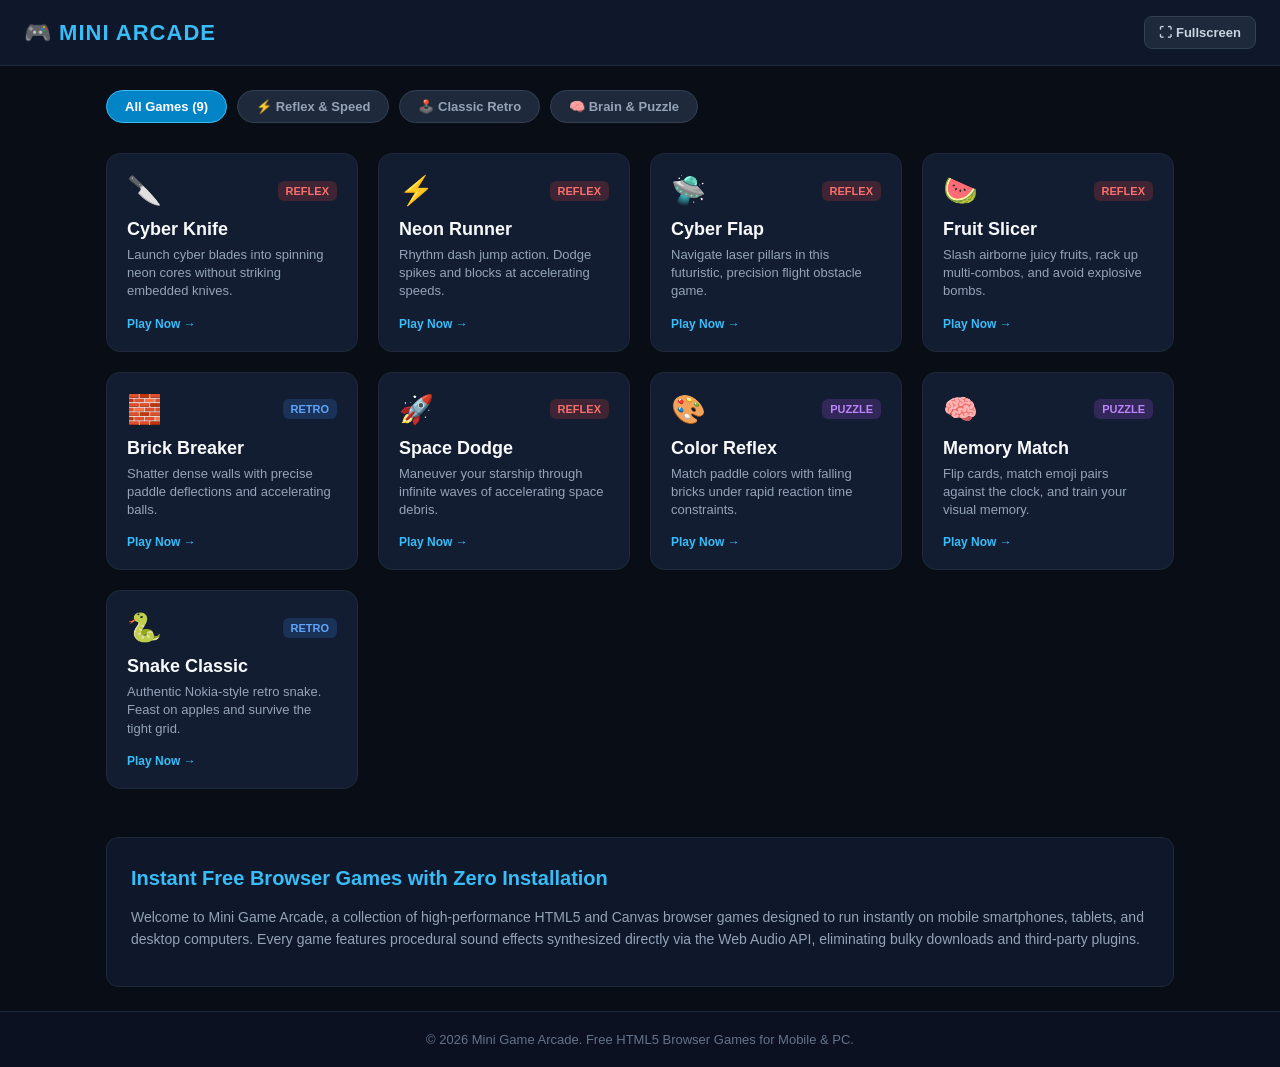
<file: index.html>
<!DOCTYPE html>
<html lang="en">
<head>
    <meta charset="UTF-8">
    <meta name="viewport" content="width=device-width, initial-scale=1.0">
    <title>Mini Game Arcade - Play Free Instant HTML5 Browser Games</title>
    <meta name="description" content="Play lightweight, free online arcade games on mobile and PC. No download or install required. Instant retro arcade action.">
    <link rel="canonical" href="https://mini-game-arcade-three.vercel.app/">
    <link rel="manifest" href="manifest.json">
    <meta name="theme-color" content="#0284c7">

    <style>
        * { box-sizing: border-box; margin: 0; padding: 0; }
        body {
            background: #090d16;
            color: #f1f5f9;
            font-family: -apple-system, BlinkMacSystemFont, "Segoe UI", Roboto, sans-serif;
            min-height: 100vh;
            display: flex;
            flex-direction: column;
        }

        header {
            background: #0f172a;
            border-bottom: 1px solid #1e293b;
            padding: 16px 24px;
            display: flex;
            justify-content: space-between;
            align-items: center;
            position: sticky;
            top: 0;
            z-index: 100;
        }
        .brand {
            font-size: 22px;
            font-weight: 900;
            letter-spacing: 1px;
            color: #38bdf8;
            text-decoration: none;
            display: flex;
            align-items: center;
            gap: 8px;
        }
        .header-actions { display: flex; gap: 10px; }
        .action-btn {
            background: #1e293b;
            border: 1px solid #334155;
            color: #cbd5e1;
            padding: 8px 14px;
            border-radius: 8px;
            font-size: 13px;
            cursor: pointer;
            font-weight: 600;
            transition: all 0.2s;
        }
        .action-btn:hover { background: #334155; color: #fff; }

        main {
            max-width: 1100px;
            margin: 0 auto;
            padding: 24px 16px;
            width: 100%;
            flex: 1;
        }

        .filter-tabs {
            display: flex;
            gap: 10px;
            margin-bottom: 24px;
            overflow-x: auto;
            padding-bottom: 6px;
        }
        .tab-btn {
            background: #1e293b;
            color: #94a3b8;
            border: 1px solid #334155;
            padding: 8px 18px;
            border-radius: 20px;
            font-size: 13px;
            font-weight: 600;
            cursor: pointer;
            white-space: nowrap;
            transition: 0.2s;
        }
        .tab-btn.active, .tab-btn:hover {
            background: #0284c7;
            color: #fff;
            border-color: #38bdf8;
        }

        .games-grid {
            display: grid;
            grid-template-columns: repeat(auto-fill, minmax(240px, 1fr));
            gap: 20px;
        }
        .game-card {
            background: #131d31;
            border: 1px solid #1e293b;
            border-radius: 14px;
            padding: 20px;
            display: flex;
            flex-direction: column;
            text-decoration: none;
            color: inherit;
            transition: transform 0.2s, box-shadow 0.2s, border-color 0.2s;
            position: relative;
        }
        .game-card:hover {
            transform: translateY(-4px);
            border-color: #38bdf8;
            box-shadow: 0 10px 25px rgba(2, 132, 199, 0.2);
        }
        .card-top {
            display: flex;
            justify-content: space-between;
            align-items: center;
            margin-bottom: 12px;
        }
        .game-icon { font-size: 28px; }
        .game-badge {
            font-size: 11px;
            font-weight: 700;
            padding: 4px 8px;
            border-radius: 6px;
            text-transform: uppercase;
        }
        .badge-reflex { background: rgba(239, 68, 68, 0.2); color: #f87171; }
        .badge-retro { background: rgba(59, 130, 246, 0.2); color: #60a5fa; }
        .badge-puzzle { background: rgba(168, 85, 247, 0.2); color: #c084fc; }

        .game-title {
            font-size: 18px;
            font-weight: 700;
            margin-bottom: 6px;
            color: #f8fafc;
        }
        .game-desc {
            font-size: 13px;
            color: #94a3b8;
            line-height: 1.4;
            margin-bottom: 16px;
            flex: 1;
        }
        .play-tag {
            font-size: 12px;
            font-weight: 700;
            color: #38bdf8;
            display: flex;
            align-items: center;
            gap: 4px;
        }

        .seo-intro {
            margin-top: 48px;
            background: #0f172a;
            border: 1px solid #1e293b;
            border-radius: 12px;
            padding: 24px;
            line-height: 1.6;
        }
        .seo-intro h2 { font-size: 20px; color: #38bdf8; margin-bottom: 12px; }
        .seo-intro p { font-size: 14px; color: #94a3b8; margin-bottom: 12px; }

        footer {
            background: #0b1120;
            border-top: 1px solid #1e293b;
            text-align: center;
            padding: 20px;
            font-size: 13px;
            color: #64748b;
        }
    </style>
</head>
<body>

    <header>
        <a href="/" class="brand">🎮 MINI ARCADE</a>
        <div class="header-actions">
            <button id="fullscreen-btn" class="action-btn">⛶ Fullscreen</button>
            <button id="install-btn" class="action-btn" style="display:none;">⬇ Install App</button>
        </div>
    </header>

    <main>
        <!-- Filter Tabs -->
        <div class="filter-tabs">
            <button class="tab-btn active" onclick="setCategory('all', this)">All Games (<span id="total-games-count">0</span>)</button>
            <button class="tab-btn" onclick="setCategory('reflex', this)">⚡ Reflex & Speed</button>
            <button class="tab-btn" onclick="setCategory('retro', this)">🕹️ Classic Retro</button>
            <button class="tab-btn" onclick="setCategory('puzzle', this)">🧠 Brain & Puzzle</button>
        </div>

        <!-- Dynamic Grid (Auto-populated by JavaScript) -->
        <div class="games-grid" id="gamesGrid"></div>

        <article class="seo-intro">
            <h2>Instant Free Browser Games with Zero Installation</h2>
            <p>Welcome to Mini Game Arcade, a collection of high-performance HTML5 and Canvas browser games designed to run instantly on mobile smartphones, tablets, and desktop computers. Every game features procedural sound effects synthesized directly via the Web Audio API, eliminating bulky downloads and third-party plugins.</p>
        </article>
    </main>

    <footer>
        <p>© 2026 Mini Game Arcade. Free HTML5 Browser Games for Mobile & PC.</p>
    </footer>

    <script>
        // ==========================================
        // YAHAN APNE GAMES KI LIST MANAGE KAREIN
        // Jab bhi naya game bane, bas neeche 1 line add kar dein!
        // ==========================================
        const GAMES_DATABASE = [
            {
                title: "Cyber Knife",
                url: "games/knife-hit.html",
                category: "reflex",
                badgeClass: "badge-reflex",
                icon: "🔪",
                desc: "Launch cyber blades into spinning neon cores without striking embedded knives."
            },
            {
                title: "Neon Runner",
                url: "games/neon-runner.html",
                category: "reflex",
                badgeClass: "badge-reflex",
                icon: "⚡",
                desc: "Rhythm dash jump action. Dodge spikes and blocks at accelerating speeds."
            },
            {
                title: "Cyber Flap",
                url: "games/cyber-flap.html",
                category: "reflex",
                badgeClass: "badge-reflex",
                icon: "🛸",
                desc: "Navigate laser pillars in this futuristic, precision flight obstacle game."
            },
            {
                title: "Fruit Slicer",
                url: "games/fruit-slice.html",
                category: "reflex",
                badgeClass: "badge-reflex",
                icon: "🍉",
                desc: "Slash airborne juicy fruits, rack up multi-combos, and avoid explosive bombs."
            },
            {
                title: "Brick Breaker",
                url: "games/brick-breaker.html",
                category: "retro",
                badgeClass: "badge-retro",
                icon: "🧱",
                desc: "Shatter dense walls with precise paddle deflections and accelerating balls."
            },
            {
                title: "Space Dodge",
                url: "games/space-dodge.html",
                category: "reflex",
                badgeClass: "badge-reflex",
                icon: "🚀",
                desc: "Maneuver your starship through infinite waves of accelerating space debris."
            },
            {
                title: "Color Reflex",
                url: "games/color-brick.html",
                category: "puzzle",
                badgeClass: "badge-puzzle",
                icon: "🎨",
                desc: "Match paddle colors with falling bricks under rapid reaction time constraints."
            },
            {
                title: "Memory Match",
                url: "games/memory-match.html",
                category: "puzzle",
                badgeClass: "badge-puzzle",
                icon: "🧠",
                desc: "Flip cards, match emoji pairs against the clock, and train your visual memory."
            },
            {
                title: "Snake Classic",
                url: "games/snake.html",
                category: "retro",
                badgeClass: "badge-retro",
                icon: "🐍",
                desc: "Authentic Nokia-style retro snake. Feast on apples and survive the tight grid."
            }
        ];

        // Automatic Card Rendering Function
        const grid = document.getElementById('gamesGrid');
        const countSpan = document.getElementById('total-games-count');
        countSpan.textContent = GAMES_DATABASE.length;

        function renderGames(filterCategory = 'all') {
            grid.innerHTML = '';
            
            const filtered = filterCategory === 'all' 
                ? GAMES_DATABASE 
                : GAMES_DATABASE.filter(g => g.category === filterCategory);

            filtered.forEach(game => {
                const card = document.createElement('a');
                card.href = game.url;
                card.className = 'game-card';
                card.setAttribute('data-category', game.category);

                card.innerHTML = `
                    <div class="card-top">
                        <span class="game-icon">${game.icon}</span>
                        <span class="game-badge ${game.badgeClass}">${game.category}</span>
                    </div>
                    <h3 class="game-title">${game.title}</h3>
                    <p class="game-desc">${game.desc}</p>
                    <span class="play-tag">Play Now →</span>
                `;
                grid.appendChild(card);
            });
        }

        function setCategory(cat, btn) {
            document.querySelectorAll('.tab-btn').forEach(b => b.classList.remove('active'));
            btn.classList.add('active');
            renderGames(cat);
        }

        // Initial Load
        renderGames();

        // Fullscreen Toggle
        document.getElementById('fullscreen-btn').addEventListener('click', () => {
            if (!document.fullscreenElement) {
                document.documentElement.requestFullscreen().catch(() => {});
            } else {
                document.exitFullscreen().catch(() => {});
            }
        });

        // PWA Install Prompt
        let deferredPrompt;
        const installBtn = document.getElementById('install-btn');
        window.addEventListener('beforeinstallprompt', (e) => {
            e.preventDefault();
            deferredPrompt = e;
            installBtn.style.display = 'block';
        });
        installBtn.addEventListener('click', () => {
            if (deferredPrompt) {
                deferredPrompt.prompt();
                deferredPrompt.userChoice.then(() => {
                    deferredPrompt = null;
                    installBtn.style.display = 'none';
                });
            }
        });
    </script>
</body>
</html>
</file>
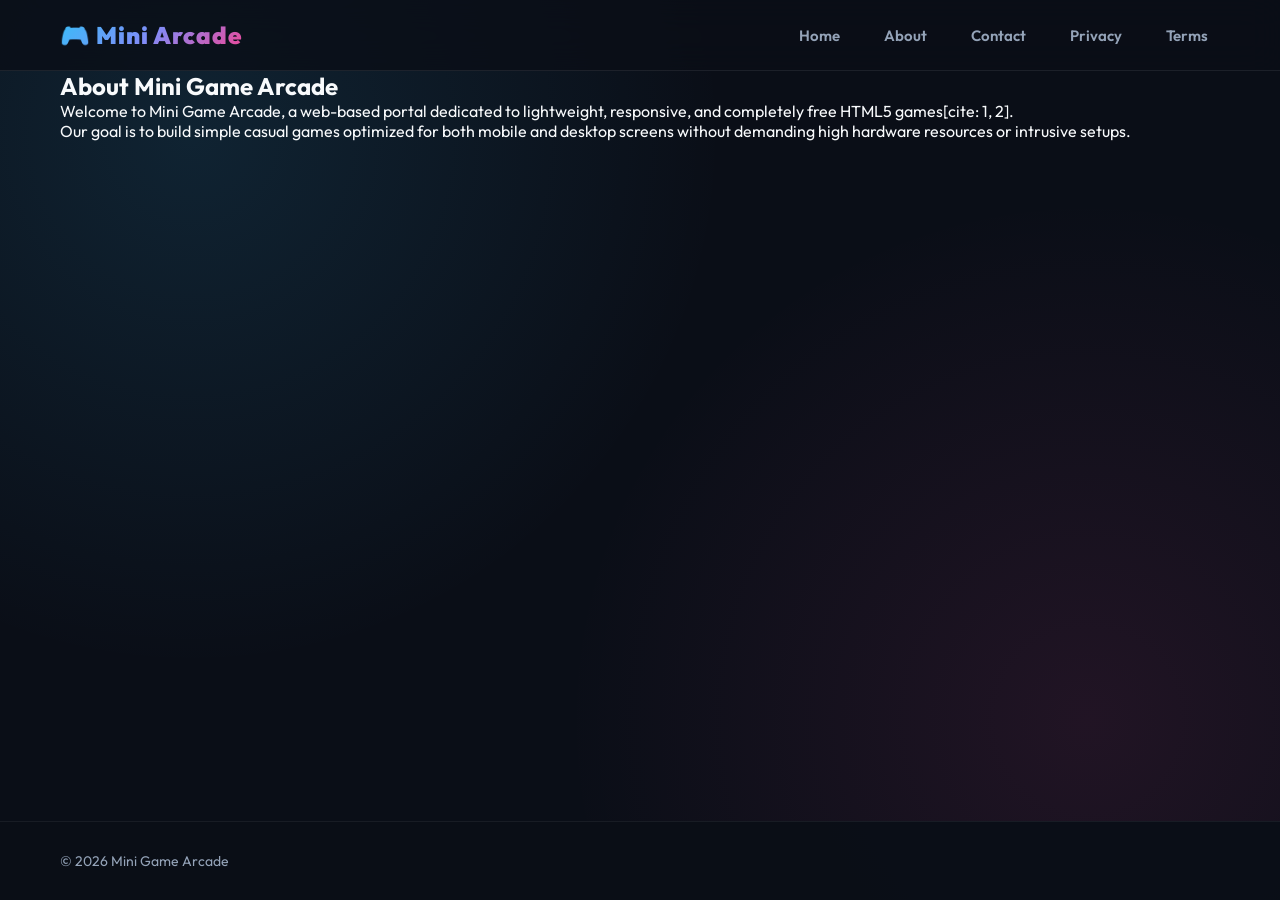
<file: about.html>
<!DOCTYPE html>
<html lang="en">
<head>
  <meta charset="UTF-8"><meta name="viewport" content="width=device-width, initial-scale=1.0">
  <title>About Us - Mini Game Arcade</title>
  <link rel="stylesheet" href="styles.css">
</head>
<body>
  <header><div class="container navbar"><h1 class="logo">🎮 Mini Arcade</h1><nav><a href="index.html">Home</a><a href="about.html">About</a><a href="contact.html">Contact</a><a href="privacy.html">Privacy</a><a href="terms.html">Terms</a></nav></div></header>
  <main class="container legal-page">
    <h2>About Mini Game Arcade</h2>
    <p>Welcome to Mini Game Arcade, a web-based portal dedicated to lightweight, responsive, and completely free HTML5 games[cite: 1, 2].</p>
    <p>Our goal is to build simple casual games optimized for both mobile and desktop screens without demanding high hardware resources or intrusive setups.</p>
  </main>
  <footer><div class="container footer-content"><p>&copy; 2026 Mini Game Arcade</p></div></footer>
</body>
</html>
</file>
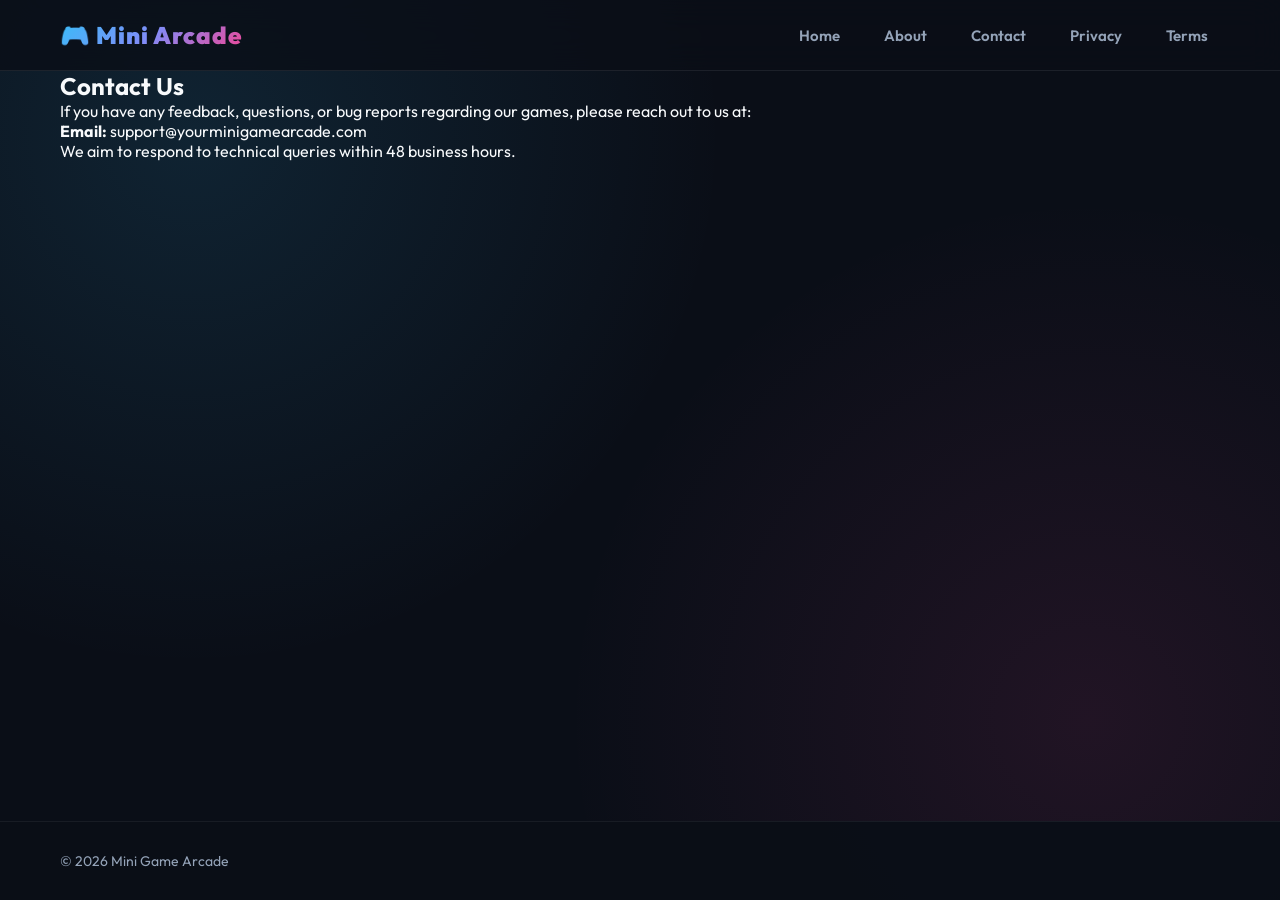
<file: contact.html>
<!DOCTYPE html>
<html lang="en">
<head>
  <meta charset="UTF-8"><meta name="viewport" content="width=device-width, initial-scale=1.0">
  <title>Contact Us - Mini Game Arcade</title>
  <link rel="stylesheet" href="styles.css">
</head>
<body>
  <header><div class="container navbar"><h1 class="logo">🎮 Mini Arcade</h1><nav><a href="index.html">Home</a><a href="about.html">About</a><a href="contact.html">Contact</a><a href="privacy.html">Privacy</a><a href="terms.html">Terms</a></nav></div></header>
  <main class="container legal-page">
    <h2>Contact Us</h2>
    <p>If you have any feedback, questions, or bug reports regarding our games, please reach out to us at:</p>
    <p><strong>Email:</strong> support@yourminigamearcade.com</p>
    <p>We aim to respond to technical queries within 48 business hours.</p>
  </main>
  <footer><div class="container footer-content"><p>&copy; 2026 Mini Game Arcade</p></div></footer>
</body>
</html>
</file>
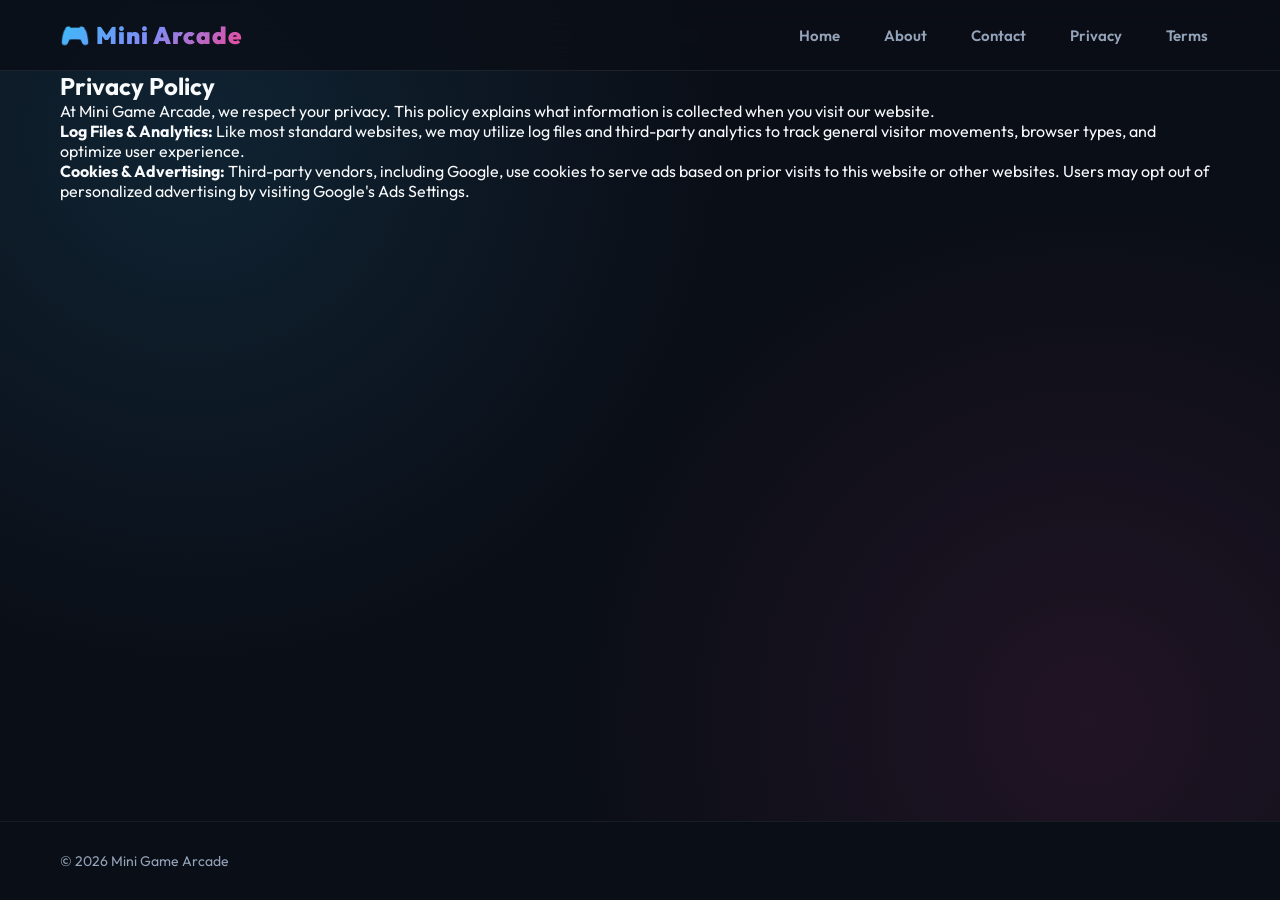
<file: privacy.html>
<!DOCTYPE html>
<html lang="en">
<head>
  <meta charset="UTF-8"><meta name="viewport" content="width=device-width, initial-scale=1.0">
  <title>Privacy Policy - Mini Game Arcade</title>
  <link rel="stylesheet" href="styles.css">
</head>
<body>
  <header><div class="container navbar"><h1 class="logo">🎮 Mini Arcade</h1><nav><a href="index.html">Home</a><a href="about.html">About</a><a href="contact.html">Contact</a><a href="privacy.html">Privacy</a><a href="terms.html">Terms</a></nav></div></header>
  <main class="container legal-page">
    <h2>Privacy Policy</h2>
    <p>At Mini Game Arcade, we respect your privacy. This policy explains what information is collected when you visit our website.</p>
    <p><strong>Log Files & Analytics:</strong> Like most standard websites, we may utilize log files and third-party analytics to track general visitor movements, browser types, and optimize user experience.</p>
    <p><strong>Cookies & Advertising:</strong> Third-party vendors, including Google, use cookies to serve ads based on prior visits to this website or other websites. Users may opt out of personalized advertising by visiting Google's Ads Settings.</p>
  </main>
  <footer><div class="container footer-content"><p>&copy; 2026 Mini Game Arcade</p></div></footer>
</body>
</html>
</file>
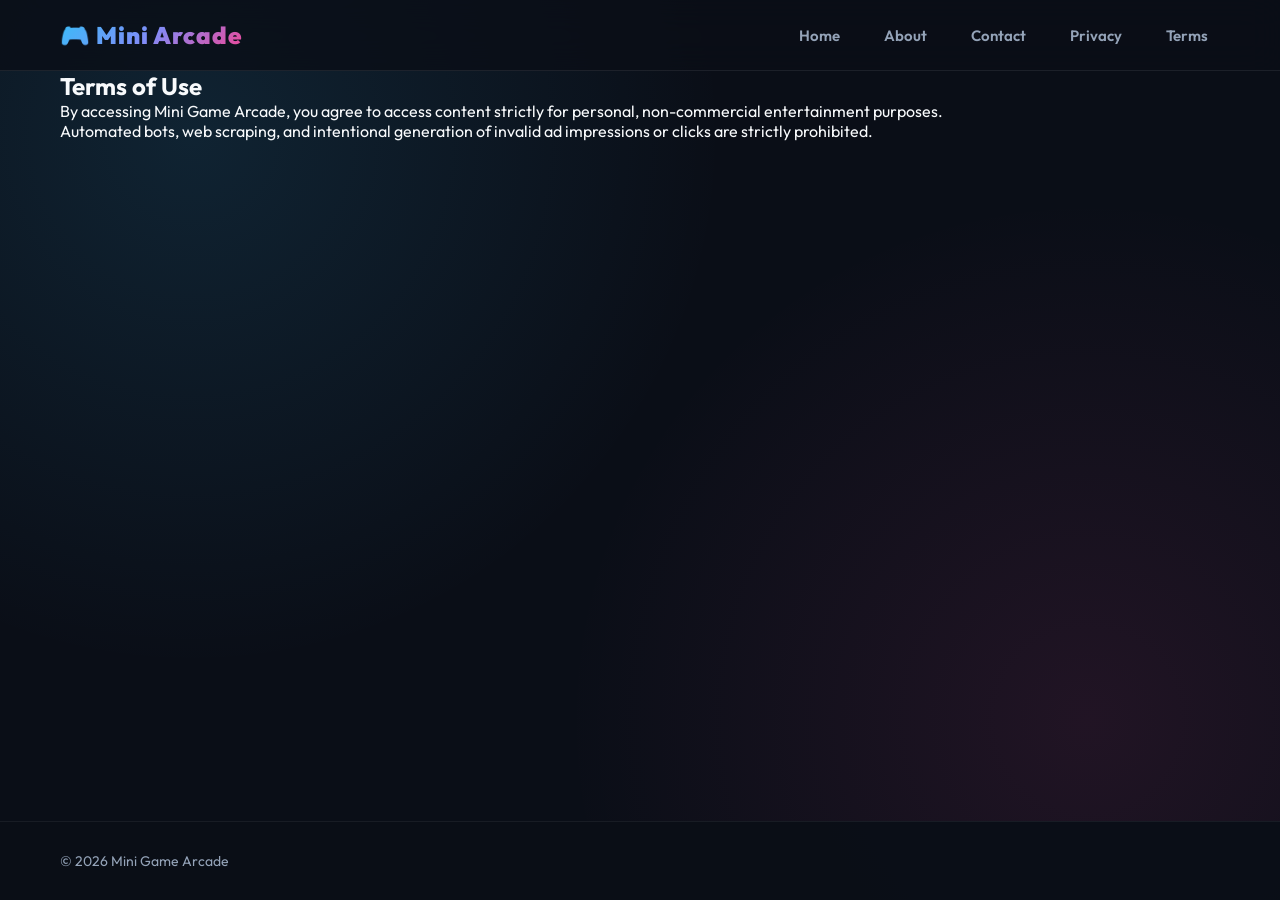
<file: terms.html>
<!DOCTYPE html>
<html lang="en">
<head>
  <meta charset="UTF-8"><meta name="viewport" content="width=device-width, initial-scale=1.0">
  <title>Terms of Use - Mini Game Arcade</title>
  <link rel="stylesheet" href="styles.css">
</head>
<body>
  <header><div class="container navbar"><h1 class="logo">🎮 Mini Arcade</h1><nav><a href="index.html">Home</a><a href="about.html">About</a><a href="contact.html">Contact</a><a href="privacy.html">Privacy</a><a href="terms.html">Terms</a></nav></div></header>
  <main class="container legal-page">
    <h2>Terms of Use</h2>
    <p>By accessing Mini Game Arcade, you agree to access content strictly for personal, non-commercial entertainment purposes.</p>
    <p>Automated bots, web scraping, and intentional generation of invalid ad impressions or clicks are strictly prohibited.</p>
  </main>
  <footer><div class="container footer-content"><p>&copy; 2026 Mini Game Arcade</p></div></footer>
</body>
</html>
</file>
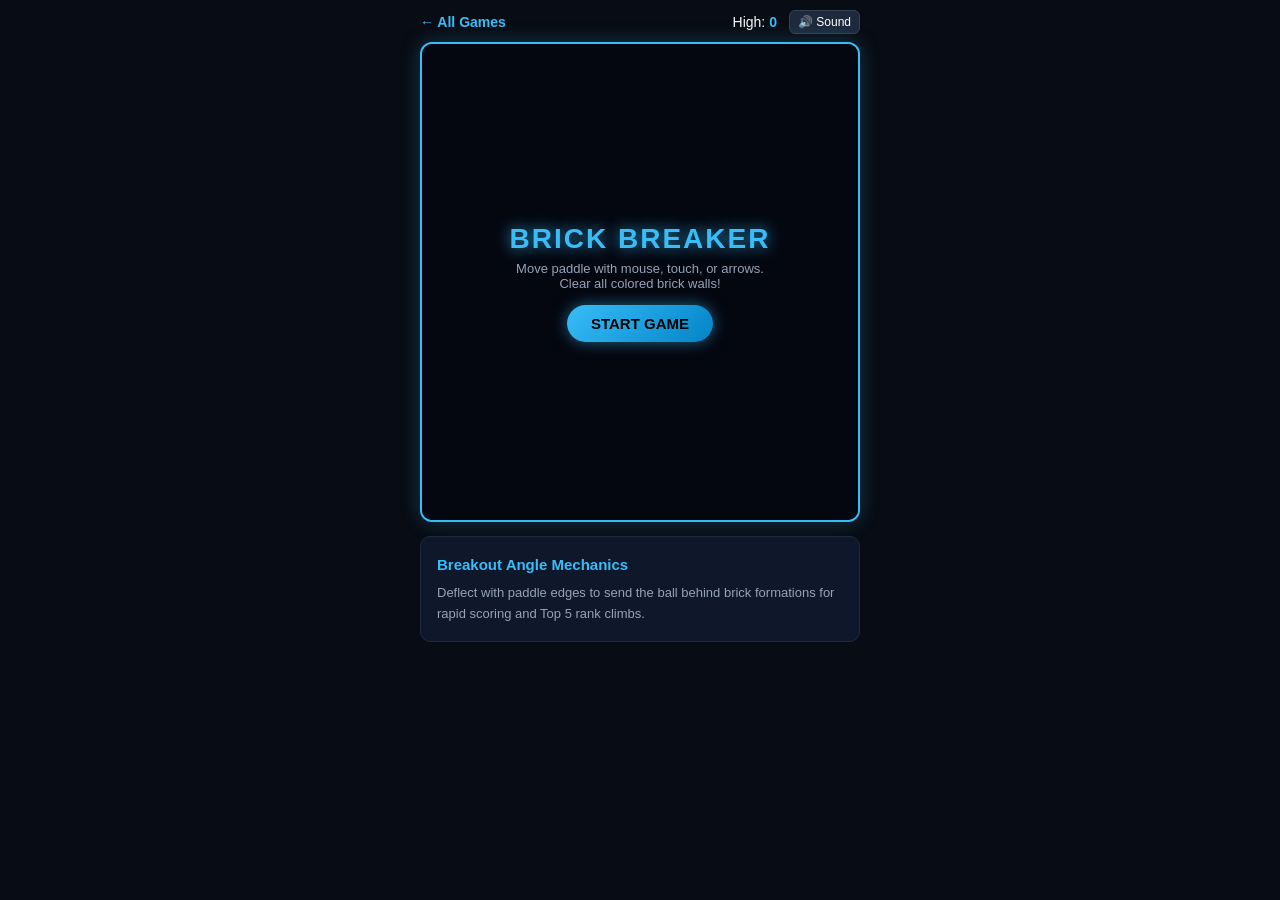
<file: games/brick-breaker.html>
<!DOCTYPE html>
<html lang="en">
<head>
        <!-- Google tag (gtag.js) -->
<script async src="https://www.googletagmanager.com/gtag/js?id=G-RREZ65H1SB"></script>
<script>
  window.dataLayer = window.dataLayer || [];
  function gtag(){dataLayer.push(arguments);}
  gtag('js', new Date());

  gtag('config', 'G-RREZ65H1SB');
</script>
    <meta charset="UTF-8">
    <meta name="viewport" content="width=device-width, initial-scale=1.0, maximum-scale=1.0, user-scalable=no">
    <title>Play Brick Breaker Online - Free Retro Paddle Arcade</title>
    <meta name="description" content="Play Brick Breaker online for free. Smash brick walls with precise paddle deflections and top your leaderboard scores.">
    <link rel="canonical" href="https://mini-game-arcade-three.vercel.app/games/brick-breaker.html">

    <style>
        * { box-sizing: border-box; margin: 0; padding: 0; user-select: none; }
        body {
            background: #080c14;
            color: #f8fafc;
            font-family: -apple-system, BlinkMacSystemFont, "Segoe UI", Roboto, sans-serif;
            display: flex;
            flex-direction: column;
            align-items: center;
            min-height: 100vh;
            padding: 10px;
            touch-action: none;
        }
        header {
            width: 100%;
            max-width: 440px;
            display: flex;
            justify-content: space-between;
            align-items: center;
            margin-bottom: 8px;
            font-size: 14px;
        }
        .home-link { color: #38bdf8; text-decoration: none; font-weight: 600; }
        .stats-bar { display: flex; gap: 12px; align-items: center; }
        .sound-btn {
            background: #1e293b;
            border: 1px solid #334155;
            color: #fff;
            padding: 4px 8px;
            border-radius: 6px;
            cursor: pointer;
            font-size: 12px;
        }
        #game-container {
            position: relative;
            width: 100%;
            max-width: 440px;
            height: 480px;
            background: #050811;
            border: 2px solid #38bdf8;
            box-shadow: 0 0 20px rgba(56, 189, 248, 0.25);
            border-radius: 12px;
            overflow: hidden;
        }
        canvas { display: block; width: 100%; height: 100%; }
        .overlay {
            position: absolute;
            inset: 0;
            background: rgba(5, 8, 17, 0.92);
            display: flex;
            flex-direction: column;
            align-items: center;
            justify-content: center;
            text-align: center;
            padding: 16px;
            backdrop-filter: blur(4px);
            z-index: 10;
        }
        .overlay.hidden { display: none; }
        .neon-title {
            font-size: 28px;
            font-weight: 900;
            color: #38bdf8;
            text-shadow: 0 0 15px rgba(56, 189, 248, 0.8);
            letter-spacing: 2px;
            margin-bottom: 6px;
        }
        .leaderboard-box {
            background: rgba(15, 23, 42, 0.85);
            border: 1px solid #1e293b;
            border-radius: 8px;
            padding: 8px 14px;
            width: 100%;
            max-width: 250px;
            margin-bottom: 12px;
            text-align: left;
        }
        .lb-title {
            font-size: 11px;
            font-weight: 800;
            color: #38bdf8;
            letter-spacing: 1px;
            margin-bottom: 4px;
        }
        #leaderboard-list {
            padding-left: 20px;
            font-size: 12px;
            color: #cbd5e1;
            line-height: 1.4;
        }
        .play-btn {
            background: linear-gradient(135deg, #38bdf8, #0284c7);
            border: none;
            color: #000;
            font-weight: 800;
            padding: 10px 24px;
            font-size: 15px;
            border-radius: 30px;
            cursor: pointer;
            box-shadow: 0 0 15px rgba(56, 189, 248, 0.5);
        }
        .share-btn {
            margin-top: 8px;
            background: #25d366;
            color: #fff;
            padding: 6px 16px;
            border-radius: 20px;
            font-size: 12px;
            font-weight: bold;
            text-decoration: none;
        }
        .seo-box {
            width: 100%;
            max-width: 440px;
            background: #0f172a;
            border: 1px solid #1e293b;
            border-radius: 10px;
            padding: 16px;
            margin-top: 14px;
            font-size: 13px;
            line-height: 1.6;
            color: #94a3b8;
        }
        .seo-box h2 { font-size: 15px; color: #38bdf8; margin-bottom: 6px; }
    </style>
</head>
<body>

    <header>
        <a href="/" class="home-link">← All Games</a>
        <div class="stats-bar">
            <span>High: <strong id="high-score-val" style="color:#38bdf8">0</strong></span>
            <button id="sound-toggle" class="sound-btn">🔊 Sound</button>
        </div>
    </header>

    <div id="game-container">
        <canvas id="gameCanvas" width="440" height="480"></canvas>

        <div id="start-screen" class="overlay">
            <h1 class="neon-title">BRICK BREAKER</h1>
            <p style="color: #94a3b8; font-size: 13px; margin-bottom: 14px;">Move paddle with mouse, touch, or arrows.<br>Clear all colored brick walls!</p>
            <button id="start-btn" class="play-btn">START GAME</button>
        </div>

        <div id="gameover-screen" class="overlay hidden">
            <h2 id="end-title" class="neon-title" style="color: #ef4444;">BALL DROPPED</h2>
            <p style="color: #94a3b8; font-size: 13px; margin-bottom: 12px;">Final Score: <strong id="final-score" style="color: #38bdf8; font-size: 18px;">0</strong></p>

            <div class="leaderboard-box">
                <div class="lb-title">🏆 TOP 5 SCORES</div>
                <ol id="leaderboard-list"></ol>
            </div>

            <button id="restart-btn" class="play-btn">PLAY AGAIN</button>
            <a id="whatsapp-share" class="share-btn" target="_blank" href="#">Share on WhatsApp</a>
        </div>
    </div>

    <article class="seo-box">
        <h2>Breakout Angle Mechanics</h2>
        <p>Deflect with paddle edges to send the ball behind brick formations for rapid scoring and Top 5 rank climbs.</p>
    </article>

    <script>
        const canvas = document.getElementById('gameCanvas');
        const ctx = canvas.getContext('2d');
        const startScreen = document.getElementById('start-screen');
        const gameoverScreen = document.getElementById('gameover-screen');
        const startBtn = document.getElementById('start-btn');
        const restartBtn = document.getElementById('restart-btn');
        const finalScoreEl = document.getElementById('final-score');
        const endTitleEl = document.getElementById('end-title');
        const highScoreEl = document.getElementById('high-score-val');
        const soundBtn = document.getElementById('sound-toggle');
        const whatsappBtn = document.getElementById('whatsapp-share');

        let audioCtx = null;
        let soundEnabled = true;

        function initAudio() {
            if (!audioCtx) {
                const AudioClass = window.AudioContext || window.webkitAudioContext;
                audioCtx = new AudioClass();
            }
            if (audioCtx.state === 'suspended') audioCtx.resume();
        }

        function playSound(freq, duration = 0.06, type = 'square') {
            if (!soundEnabled || !audioCtx) return;
            try {
                const osc = audioCtx.createOscillator();
                const gain = audioCtx.createGain();
                osc.type = type;
                osc.frequency.setValueAtTime(freq, audioCtx.currentTime);
                gain.gain.setValueAtTime(0.09, audioCtx.currentTime);
                gain.gain.linearRampToValueAtTime(0.01, audioCtx.currentTime + duration);
                osc.connect(gain);
                gain.connect(audioCtx.destination);
                osc.start();
                osc.stop(audioCtx.currentTime + duration);
            } catch(e){}
        }

        soundBtn.addEventListener('click', (e) => {
            e.stopPropagation();
            soundEnabled = !soundEnabled;
            soundBtn.textContent = soundEnabled ? '🔊 Sound' : '🔇 Muted';
        });

        // Top 5 Leaderboard
        function updateLeaderboard(newScore) {
            let scores = JSON.parse(localStorage.getItem('brick_breaker_top5') || '[]');
            if (newScore > 0) {
                scores.push(newScore);
                scores.sort((a, b) => b - a);
                scores = scores.slice(0, 5);
                localStorage.setItem('brick_breaker_top5', JSON.stringify(scores));
            }
            const list = document.getElementById('leaderboard-list');
            list.innerHTML = scores.length
                ? scores.map((s) => `<li><span style="color:#38bdf8">${s} pts</span></li>`).join('')
                : '<li>No scores yet</li>';
        }

        let isRunning = false;
        let score = 0;
        let highScore = parseInt(localStorage.getItem('brick_breaker_high') || '0', 10);
        highScoreEl.textContent = highScore;

        const paddle = { w: 85, h: 12, x: 177, y: 440, speed: 7 };
        let rightPressed = false;
        let leftPressed = false;
        let ball = { x: 220, y: 300, dx: 3.5, dy: -3.5, r: 7 };

        const rows = 5;
        const cols = 7;
        const brickW = 54;
        const brickH = 18;
        const brickPadding = 6;
        const offsetTop = 45;
        const offsetLeft = 14;
        const colors = ['#ef4444', '#f97316', '#eab308', '#22c55e', '#38bdf8'];
        let bricks = [];

        function buildBricks() {
            bricks = [];
            for (let r = 0; r < rows; r++) {
                bricks[r] = [];
                for (let c = 0; c < cols; c++) {
                    bricks[r][c] = { x: 0, y: 0, status: 1, color: colors[r] };
                }
            }
        }

        function triggerGameOver(won = false) {
            isRunning = false;
            playSound(won ? 600 : 130, 0.3);
            if (score > highScore) {
                highScore = score;
                localStorage.setItem('brick_breaker_high', highScore);
                highScoreEl.textContent = highScore;
            }
            finalScoreEl.textContent = score;
            endTitleEl.textContent = won ? 'YOU CLEARED IT!' : 'BALL DROPPED';
            endTitleEl.style.color = won ? '#22c55e' : '#ef4444';

            updateLeaderboard(score);

            const text = encodeURIComponent(`🧱 I scored ${score} in Brick Breaker! Beat my leaderboard score: https://mini-game-arcade-three.vercel.app/games/brick-breaker.html`);
            whatsappBtn.href = `https://api.whatsapp.com/send?text=${text}`;
            gameoverScreen.classList.remove('hidden');
        }

        function resetGame() {
            score = 0;
            paddle.x = (canvas.width - paddle.w) / 2;
            ball.x = canvas.width / 2;
            ball.y = 300;
            ball.dx = 3.5 * (Math.random() > 0.5 ? 1 : -1);
            ball.dy = -3.5;
            buildBricks();
            startScreen.classList.add('hidden');
            gameoverScreen.classList.add('hidden');
            isRunning = true;
            initAudio();
            playSound(440, 0.1, 'sine');
            loop();
        }

        function loop() {
            if (!isRunning) return;

            if (rightPressed && paddle.x < canvas.width - paddle.w) paddle.x += paddle.speed;
            if (leftPressed && paddle.x > 0) paddle.x -= paddle.speed;

            ball.x += ball.dx;
            ball.y += ball.dy;

            if (ball.x + ball.r > canvas.width || ball.x - ball.r < 0) {
                ball.dx = -ball.dx;
                playSound(300, 0.04);
            }
            if (ball.y - ball.r < 0) {
                ball.dy = -ball.dy;
                playSound(300, 0.04);
            }

            if (ball.y + ball.r >= paddle.y && ball.y - ball.r <= paddle.y + paddle.h) {
                if (ball.x >= paddle.x && ball.x <= paddle.x + paddle.w) {
                    const hitPos = (ball.x - (paddle.x + paddle.w / 2)) / (paddle.w / 2);
                    ball.dx = hitPos * 5.0;
                    ball.dy = -Math.abs(ball.dy);
                    playSound(450, 0.06);
                }
            }

            if (ball.y + ball.r > canvas.height) {
                triggerGameOver(false);
                return;
            }

            let activeBricks = 0;
            for (let r = 0; r < rows; r++) {
                for (let c = 0; c < cols; c++) {
                    const b = bricks[r][c];
                    if (b.status === 1) {
                        activeBricks++;
                        const bx = c * (brickW + brickPadding) + offsetLeft;
                        const by = r * (brickH + brickPadding) + offsetTop;
                        b.x = bx;
                        b.y = by;

                        if (ball.x > bx && ball.x < bx + brickW && ball.y > by && ball.y < by + brickH) {
                            ball.dy = -ball.dy;
                            b.status = 0;
                            score += 20;
                            playSound(580 + r * 50, 0.05);
                        }
                    }
                }
            }

            if (activeBricks === 0) {
                triggerGameOver(true);
                return;
            }

            ctx.fillStyle = '#050811';
            ctx.fillRect(0, 0, canvas.width, canvas.height);

            for (let r = 0; r < rows; r++) {
                for (let c = 0; c < cols; c++) {
                    const b = bricks[r][c];
                    if (b.status === 1) {
                        ctx.fillStyle = b.color;
                        ctx.fillRect(b.x, b.y, brickW, brickH);
                    }
                }
            }

            ctx.fillStyle = '#38bdf8';
            ctx.shadowBlur = 10;
            ctx.shadowColor = '#38bdf8';
            ctx.fillRect(paddle.x, paddle.y, paddle.w, paddle.h);

            ctx.fillStyle = '#ffffff';
            ctx.beginPath();
            ctx.arc(ball.x, ball.y, ball.r, 0, Math.PI * 2);
            ctx.fill();
            ctx.shadowBlur = 0;

            ctx.fillStyle = '#94a3b8';
            ctx.font = 'bold 15px sans-serif';
            ctx.fillText(`SCORE: ${score}`, 14, 26);

            requestAnimationFrame(loop);
        }

        function movePaddle(clientX) {
            const rect = canvas.getBoundingClientRect();
            const x = (clientX - rect.left) * (canvas.width / rect.width);
            paddle.x = Math.max(0, Math.min(canvas.width - paddle.w, x - paddle.w / 2));
        }

        canvas.addEventListener('mousemove', (e) => { if (isRunning) movePaddle(e.clientX); });
        canvas.addEventListener('touchmove', (e) => {
            if (isRunning && e.touches[0]) movePaddle(e.touches[0].clientX);
        }, { passive: true });

        window.addEventListener('keydown', (e) => {
            if (e.key === 'ArrowRight') rightPressed = true;
            if (e.key === 'ArrowLeft') leftPressed = true;
            if (e.code === 'Space' && !isRunning) resetGame();
        });
        window.addEventListener('keyup', (e) => {
            if (e.key === 'ArrowRight') rightPressed = false;
            if (e.key === 'ArrowLeft') leftPressed = false;
        });

        startBtn.addEventListener('click', resetGame);
        restartBtn.addEventListener('click', resetGame);
    </script>
</body>
</html>
</file>
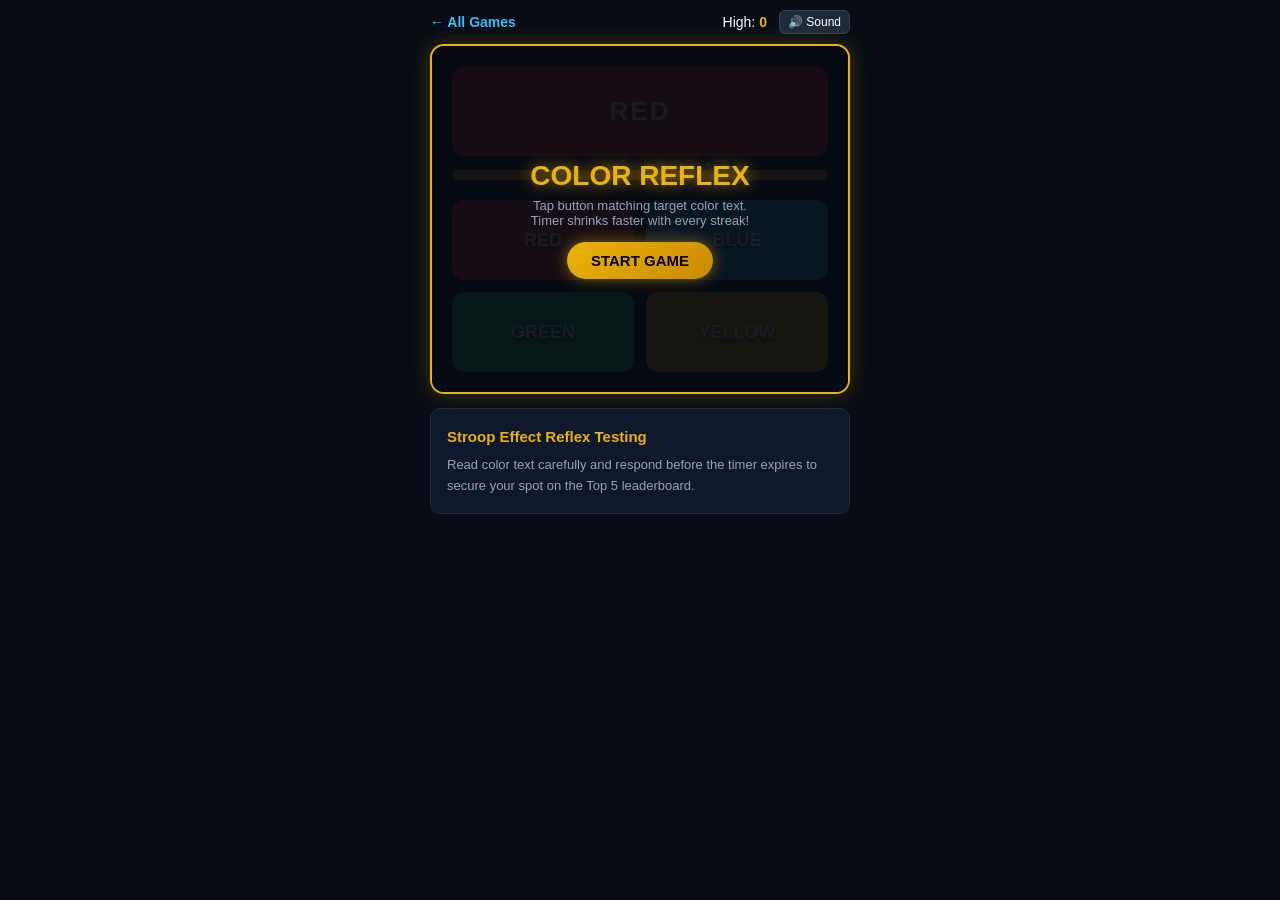
<file: games/color-brick.html>
<!DOCTYPE html>
<html lang="en">
<head>
        <!-- Google tag (gtag.js) -->
<script async src="https://www.googletagmanager.com/gtag/js?id=G-RREZ65H1SB"></script>
<script>
  window.dataLayer = window.dataLayer || [];
  function gtag(){dataLayer.push(arguments);}
  gtag('js', new Date());

  gtag('config', 'G-RREZ65H1SB');
</script>
    <meta charset="UTF-8">
    <meta name="viewport" content="width=device-width, initial-scale=1.0, maximum-scale=1.0, user-scalable=no">
    <title>Play Color Reflex Online - Free Fast Color Reaction Challenge</title>
    <meta name="description" content="Play Color Reflex online for free. Match target colors before the countdown runs out. Climb the Top 5 leaderboard!">
    <link rel="canonical" href="https://mini-game-arcade-three.vercel.app/games/color-brick.html">

    <style>
        * { box-sizing: border-box; margin: 0; padding: 0; user-select: none; }
        body {
            background: #080c14;
            color: #f8fafc;
            font-family: -apple-system, BlinkMacSystemFont, "Segoe UI", Roboto, sans-serif;
            display: flex;
            flex-direction: column;
            align-items: center;
            min-height: 100vh;
            padding: 10px;
        }
        header {
            width: 100%;
            max-width: 420px;
            display: flex;
            justify-content: space-between;
            align-items: center;
            margin-bottom: 10px;
            font-size: 14px;
        }
        .home-link { color: #38bdf8; text-decoration: none; font-weight: 600; }
        .stats-bar { display: flex; gap: 12px; align-items: center; }
        .sound-btn {
            background: #1e293b;
            border: 1px solid #334155;
            color: #fff;
            padding: 4px 8px;
            border-radius: 6px;
            cursor: pointer;
            font-size: 12px;
        }
        #game-box {
            position: relative;
            width: 100%;
            max-width: 420px;
            background: #0f172a;
            border: 2px solid #eab308;
            box-shadow: 0 0 20px rgba(234, 179, 8, 0.25);
            border-radius: 14px;
            padding: 20px;
            display: flex;
            flex-direction: column;
            align-items: center;
        }
        .target-card {
            width: 100%;
            height: 90px;
            border-radius: 12px;
            display: flex;
            align-items: center;
            justify-content: center;
            font-size: 26px;
            font-weight: 900;
            letter-spacing: 2px;
            text-shadow: 0 2px 8px rgba(0,0,0,0.6);
            margin-bottom: 14px;
            transition: background-color 0.15s;
        }
        .timer-bar-wrap {
            width: 100%;
            height: 10px;
            background: #1e293b;
            border-radius: 5px;
            overflow: hidden;
            margin-bottom: 20px;
        }
        .timer-bar {
            width: 100%;
            height: 100%;
            background: #eab308;
            transition: width 0.05s linear;
        }
        .choice-grid {
            display: grid;
            grid-template-columns: repeat(2, 1fr);
            gap: 12px;
            width: 100%;
        }
        .choice-btn {
            height: 80px;
            border-radius: 12px;
            border: none;
            cursor: pointer;
            font-size: 18px;
            font-weight: 800;
            color: #fff;
            text-shadow: 0 2px 4px rgba(0,0,0,0.6);
            transition: transform 0.1s;
        }
        .choice-btn:active { transform: scale(0.95); }

        .overlay {
            position: absolute;
            inset: 0;
            background: rgba(5, 8, 17, 0.92);
            border-radius: 12px;
            display: flex;
            flex-direction: column;
            align-items: center;
            justify-content: center;
            text-align: center;
            padding: 16px;
            z-index: 10;
        }
        .overlay.hidden { display: none; }
        .neon-title {
            font-size: 28px;
            font-weight: 900;
            color: #eab308;
            text-shadow: 0 0 15px rgba(234, 179, 8, 0.8);
            margin-bottom: 6px;
        }
        .leaderboard-box {
            background: rgba(15, 23, 42, 0.85);
            border: 1px solid #1e293b;
            border-radius: 8px;
            padding: 8px 14px;
            width: 100%;
            max-width: 250px;
            margin-bottom: 12px;
            text-align: left;
        }
        .lb-title {
            font-size: 11px;
            font-weight: 800;
            color: #eab308;
            letter-spacing: 1px;
            margin-bottom: 4px;
        }
        #leaderboard-list {
            padding-left: 20px;
            font-size: 12px;
            color: #cbd5e1;
            line-height: 1.4;
        }
        .play-btn {
            background: linear-gradient(135deg, #eab308, #ca8a04);
            border: none;
            color: #000;
            font-weight: 800;
            padding: 10px 24px;
            font-size: 15px;
            border-radius: 30px;
            cursor: pointer;
            box-shadow: 0 0 15px rgba(234, 179, 8, 0.5);
        }
        .share-btn {
            margin-top: 8px;
            background: #25d366;
            color: #fff;
            padding: 6px 16px;
            border-radius: 20px;
            font-size: 12px;
            font-weight: bold;
            text-decoration: none;
        }
        .seo-box {
            width: 100%;
            max-width: 420px;
            background: #0f172a;
            border: 1px solid #1e293b;
            border-radius: 10px;
            padding: 16px;
            margin-top: 14px;
            font-size: 13px;
            line-height: 1.6;
            color: #94a3b8;
        }
        .seo-box h2 { font-size: 15px; color: #eab308; margin-bottom: 6px; }
    </style>
</head>
<body>

    <header>
        <a href="/" class="home-link">← All Games</a>
        <div class="stats-bar">
            <span>High: <strong id="high-score-val" style="color:#eab308">0</strong></span>
            <button id="sound-toggle" class="sound-btn">🔊 Sound</button>
        </div>
    </header>

    <div id="game-box">
        <div id="target-display" class="target-card" style="background:#ef4444;">RED</div>
        <div class="timer-bar-wrap">
            <div id="timer-bar" class="timer-bar"></div>
        </div>

        <div class="choice-grid" id="button-grid">
            <button class="choice-btn" style="background:#ef4444;" onclick="handleChoice(0)">RED</button>
            <button class="choice-btn" style="background:#38bdf8;" onclick="handleChoice(1)">BLUE</button>
            <button class="choice-btn" style="background:#22c55e;" onclick="handleChoice(2)">GREEN</button>
            <button class="choice-btn" style="background:#eab308;" onclick="handleChoice(3)">YELLOW</button>
        </div>

        <div id="start-screen" class="overlay">
            <h1 class="neon-title">COLOR REFLEX</h1>
            <p style="color: #94a3b8; font-size: 13px; margin-bottom: 14px;">Tap button matching target color text.<br>Timer shrinks faster with every streak!</p>
            <button id="start-btn" class="play-btn">START GAME</button>
        </div>

        <div id="gameover-screen" class="overlay hidden">
            <h2 class="neon-title" style="color: #ef4444;">TIME OUT!</h2>
            <p style="color: #94a3b8; font-size: 13px; margin-bottom: 12px;">Final Score: <strong id="final-score" style="color:#eab308; font-size: 18px;">0</strong></p>

            <div class="leaderboard-box">
                <div class="lb-title">🏆 TOP 5 SCORES</div>
                <ol id="leaderboard-list"></ol>
            </div>

            <button id="restart-btn" class="play-btn">TRY AGAIN</button>
            <a id="whatsapp-share" class="share-btn" target="_blank" href="#">Share on WhatsApp</a>
        </div>
    </div>

    <article class="seo-box">
        <h2>Stroop Effect Reflex Testing</h2>
        <p>Read color text carefully and respond before the timer expires to secure your spot on the Top 5 leaderboard.</p>
    </article>

    <script>
        const targetDisplay = document.getElementById('target-display');
        const timerBar = document.getElementById('timer-bar');
        const startScreen = document.getElementById('start-screen');
        const gameoverScreen = document.getElementById('gameover-screen');
        const startBtn = document.getElementById('start-btn');
        const restartBtn = document.getElementById('restart-btn');
        const finalScoreEl = document.getElementById('final-score');
        const highScoreEl = document.getElementById('high-score-val');
        const soundBtn = document.getElementById('sound-toggle');
        const whatsappBtn = document.getElementById('whatsapp-share');

        let audioCtx = null;
        let soundEnabled = true;

        function initAudio() {
            if (!audioCtx) {
                const AudioClass = window.AudioContext || window.webkitAudioContext;
                audioCtx = new AudioClass();
            }
            if (audioCtx.state === 'suspended') audioCtx.resume();
        }

        function playSound(freq, duration = 0.08, type = 'sine') {
            if (!soundEnabled || !audioCtx) return;
            try {
                const osc = audioCtx.createOscillator();
                const gain = audioCtx.createGain();
                osc.type = type;
                osc.frequency.setValueAtTime(freq, audioCtx.currentTime);
                gain.gain.setValueAtTime(0.1, audioCtx.currentTime);
                gain.gain.linearRampToValueAtTime(0.01, audioCtx.currentTime + duration);
                osc.connect(gain);
                gain.connect(audioCtx.destination);
                osc.start();
                osc.stop(audioCtx.currentTime + duration);
            } catch(e){}
        }

        soundBtn.addEventListener('click', () => {
            soundEnabled = !soundEnabled;
            soundBtn.textContent = soundEnabled ? '🔊 Sound' : '🔇 Muted';
        });

        // Top 5 Leaderboard
        function updateLeaderboard(newScore) {
            let scores = JSON.parse(localStorage.getItem('color_reflex_top5') || '[]');
            if (newScore > 0) {
                scores.push(newScore);
                scores.sort((a, b) => b - a);
                scores = scores.slice(0, 5);
                localStorage.setItem('color_reflex_top5', JSON.stringify(scores));
            }
            const list = document.getElementById('leaderboard-list');
            list.innerHTML = scores.length
                ? scores.map((s) => `<li><span style="color:#eab308">${s} pts</span></li>`).join('')
                : '<li>No scores yet</li>';
        }

        const colorList = [
            { name: 'RED', hex: '#ef4444' },
            { name: 'BLUE', hex: '#38bdf8' },
            { name: 'GREEN', hex: '#22c55e' },
            { name: 'YELLOW', hex: '#eab308' }
        ];

        let isRunning = false;
        let score = 0;
        let targetIndex = 0;
        let timeLeft = 100;
        let timerInterval = null;
        let highScore = parseInt(localStorage.getItem('color_reflex_high') || '0', 10);
        highScoreEl.textContent = highScore;

        function nextRound() {
            targetIndex = Math.floor(Math.random() * colorList.length);
            targetDisplay.textContent = colorList[targetIndex].name;
            targetDisplay.style.backgroundColor = colorList[targetIndex].hex;
            timeLeft = 100;
        }

        function handleChoice(index) {
            if (!isRunning) return;
            initAudio();

            if (index === targetIndex) {
                score++;
                playSound(550, 0.06);
                nextRound();
            } else {
                triggerGameOver();
            }
        }

        function triggerGameOver() {
            isRunning = false;
            clearInterval(timerInterval);
            playSound(120, 0.3, 'sawtooth');

            if (score > highScore) {
                highScore = score;
                localStorage.setItem('color_reflex_high', highScore);
                highScoreEl.textContent = highScore;
            }
            finalScoreEl.textContent = score;
            updateLeaderboard(score);

            const text = encodeURIComponent(`⚡ I scored ${score} in Color Reflex! Beat my leaderboard record: https://mini-game-arcade-three.vercel.app/games/color-brick.html`);
            whatsappBtn.href = `https://api.whatsapp.com/send?text=${text}`;
            gameoverScreen.classList.remove('hidden');
        }

        function startTimer() {
            clearInterval(timerInterval);
            timerInterval = setInterval(() => {
                if (!isRunning) return;
                const speed = 1.6 + Math.min(score * 0.12, 4.0);
                timeLeft -= speed;
                timerBar.style.width = Math.max(0, timeLeft) + '%';

                if (timeLeft <= 0) triggerGameOver();
            }, 30);
        }

        function resetGame() {
            score = 0;
            startScreen.classList.add('hidden');
            gameoverScreen.classList.add('hidden');
            isRunning = true;
            initAudio();
            nextRound();
            startTimer();
        }

        startBtn.addEventListener('click', resetGame);
        restartBtn.addEventListener('click', resetGame);
    </script>
</body>
</html>
</file>
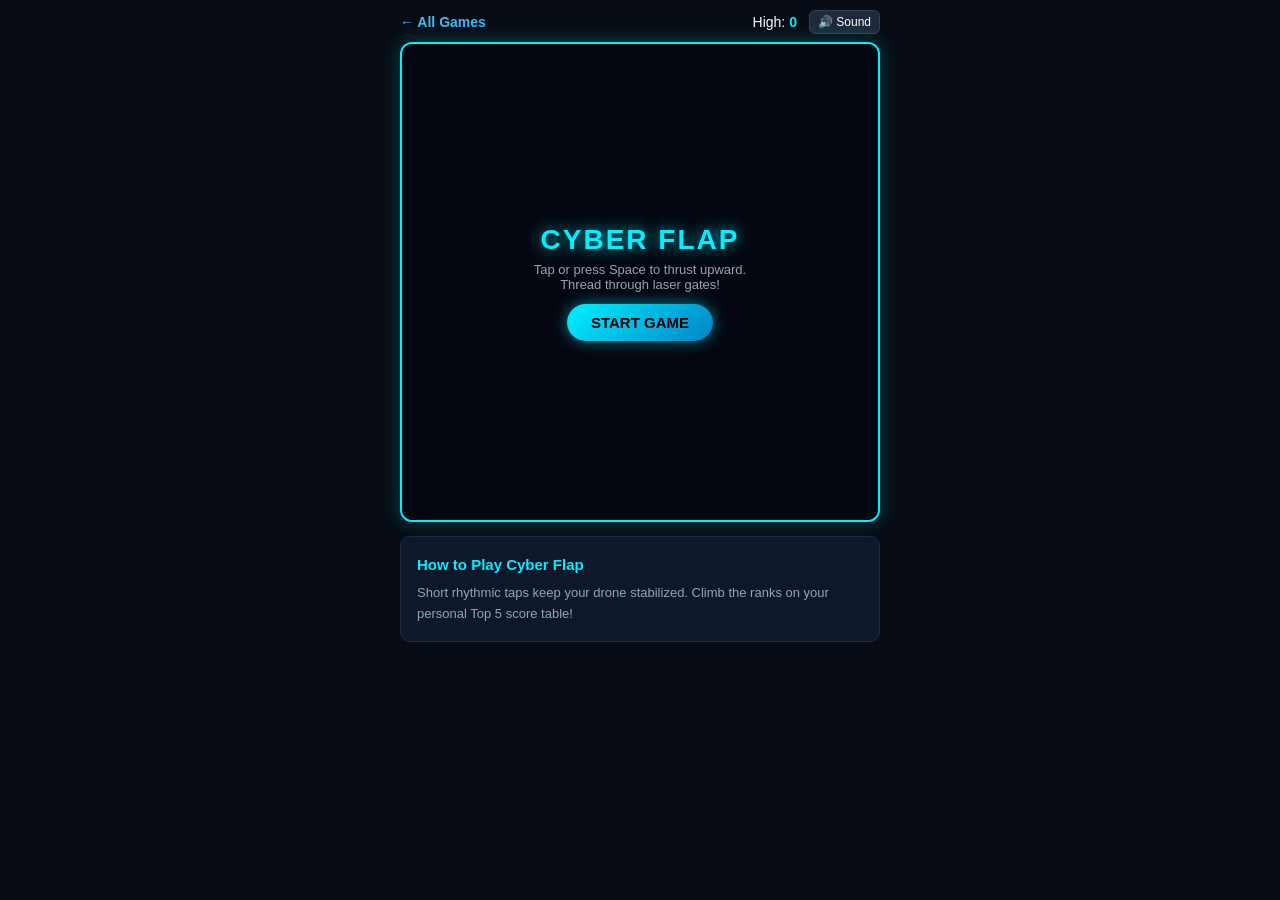
<file: games/cyber-flap.html>
<!DOCTYPE html>
<html lang="en">
<head>
        <!-- Google tag (gtag.js) -->
<script async src="https://www.googletagmanager.com/gtag/js?id=G-RREZ65H1SB"></script>
<script>
  window.dataLayer = window.dataLayer || [];
  function gtag(){dataLayer.push(arguments);}
  gtag('js', new Date());

  gtag('config', 'G-RREZ65H1SB');
</script>
    <meta charset="UTF-8">
    <meta name="viewport" content="width=device-width, initial-scale=1.0, maximum-scale=1.0, user-scalable=no">
    <title>Play Cyber Flap Online - Free Arcade Flying Challenge</title>
    <meta name="description" content="Play Cyber Flap online for free on mobile and PC. Navigate futuristic laser pillars with instant one-tap flight.">
    <link rel="canonical" href="https://mini-game-arcade-three.vercel.app/games/cyber-flap.html">

    <style>
        * { box-sizing: border-box; margin: 0; padding: 0; user-select: none; -webkit-user-select: none; }
        body {
            background: #080c14;
            color: #f8fafc;
            font-family: -apple-system, BlinkMacSystemFont, "Segoe UI", Roboto, sans-serif;
            display: flex;
            flex-direction: column;
            align-items: center;
            min-height: 100vh;
            padding: 10px;
        }
        header {
            width: 100%;
            max-width: 480px;
            display: flex;
            justify-content: space-between;
            align-items: center;
            margin-bottom: 8px;
            font-size: 14px;
        }
        .home-link { color: #38bdf8; text-decoration: none; font-weight: 600; }
        .stats-bar { display: flex; gap: 12px; align-items: center; }
        .sound-btn {
            background: #1e293b;
            border: 1px solid #334155;
            color: #fff;
            padding: 4px 8px;
            border-radius: 6px;
            cursor: pointer;
            font-size: 12px;
        }
        #game-container {
            position: relative;
            width: 100%;
            max-width: 480px;
            height: 480px;
            background: #050811;
            border: 2px solid #00f0ff;
            box-shadow: 0 0 20px rgba(0, 240, 255, 0.25);
            border-radius: 12px;
            overflow: hidden;
        }
        canvas { display: block; width: 100%; height: 100%; }
        .overlay {
            position: absolute;
            inset: 0;
            background: rgba(5, 8, 17, 0.92);
            display: flex;
            flex-direction: column;
            align-items: center;
            justify-content: center;
            text-align: center;
            padding: 16px;
            backdrop-filter: blur(4px);
            z-index: 10;
        }
        .overlay.hidden { display: none; }
        .neon-title {
            font-size: 28px;
            font-weight: 900;
            color: #00f0ff;
            text-shadow: 0 0 15px rgba(0, 240, 255, 0.8);
            letter-spacing: 2px;
            margin-bottom: 6px;
        }
        .overlay-desc { font-size: 13px; color: #94a3b8; margin-bottom: 12px; }
        .leaderboard-box {
            background: rgba(15, 23, 42, 0.85);
            border: 1px solid #1e293b;
            border-radius: 8px;
            padding: 8px 14px;
            width: 100%;
            max-width: 250px;
            margin-bottom: 12px;
            text-align: left;
        }
        .lb-title {
            font-size: 11px;
            font-weight: 800;
            color: #38bdf8;
            letter-spacing: 1px;
            margin-bottom: 4px;
        }
        #leaderboard-list {
            padding-left: 20px;
            font-size: 12px;
            color: #cbd5e1;
            line-height: 1.4;
        }
        .play-btn {
            background: linear-gradient(135deg, #00f0ff, #0284c7);
            border: none;
            color: #000;
            font-weight: 800;
            padding: 10px 24px;
            font-size: 15px;
            border-radius: 30px;
            cursor: pointer;
            box-shadow: 0 0 15px rgba(0, 240, 255, 0.5);
        }
        .share-btn {
            margin-top: 8px;
            background: #25d366;
            color: #fff;
            padding: 6px 16px;
            border-radius: 20px;
            font-size: 12px;
            font-weight: bold;
            text-decoration: none;
        }
        .seo-box {
            width: 100%;
            max-width: 480px;
            background: #0f172a;
            border: 1px solid #1e293b;
            border-radius: 10px;
            padding: 16px;
            margin-top: 14px;
            font-size: 13px;
            line-height: 1.6;
            color: #94a3b8;
        }
        .seo-box h2 { font-size: 15px; color: #00f0ff; margin-bottom: 6px; }
    </style>
</head>
<body>

    <header>
        <a href="/" class="home-link">← All Games</a>
        <div class="stats-bar">
            <span>High: <strong id="high-score-val" style="color:#00f0ff">0</strong></span>
            <button id="sound-toggle" class="sound-btn">🔊 Sound</button>
        </div>
    </header>

    <div id="game-container">
        <canvas id="gameCanvas" width="360" height="480"></canvas>

        <div id="start-screen" class="overlay">
            <h1 class="neon-title">CYBER FLAP</h1>
            <p class="overlay-desc">Tap or press Space to thrust upward.<br>Thread through laser gates!</p>
            <button id="start-btn" class="play-btn">START GAME</button>
        </div>

        <div id="gameover-screen" class="overlay hidden">
            <h2 class="neon-title" style="color: #ff0055;">CRASHED</h2>
            <p class="overlay-desc">Final Score: <strong id="final-score" style="color: #00f0ff; font-size: 18px;">0</strong></p>

            <div class="leaderboard-box">
                <div class="lb-title">🏆 TOP 5 SCORES</div>
                <ol id="leaderboard-list"></ol>
            </div>

            <button id="restart-btn" class="play-btn">TRY AGAIN</button>
            <a id="whatsapp-share" class="share-btn" target="_blank" href="#">Share on WhatsApp</a>
        </div>
    </div>

    <article class="seo-box">
        <h2>How to Play Cyber Flap</h2>
        <p>Short rhythmic taps keep your drone stabilized. Climb the ranks on your personal Top 5 score table!</p>
    </article>

    <script>
        const canvas = document.getElementById('gameCanvas');
        const ctx = canvas.getContext('2d');
        const startScreen = document.getElementById('start-screen');
        const gameoverScreen = document.getElementById('gameover-screen');
        const startBtn = document.getElementById('start-btn');
        const restartBtn = document.getElementById('restart-btn');
        const finalScoreEl = document.getElementById('final-score');
        const highScoreEl = document.getElementById('high-score-val');
        const soundBtn = document.getElementById('sound-toggle');
        const whatsappBtn = document.getElementById('whatsapp-share');

        let audioCtx = null;
        let soundEnabled = true;

        function initAudio() {
            if (!audioCtx) {
                const AudioClass = window.AudioContext || window.webkitAudioContext;
                audioCtx = new AudioClass();
            }
            if (audioCtx.state === 'suspended') audioCtx.resume();
        }

        function playBeep(freq, type = 'sine', duration = 0.08, endFreq = null) {
            if (!soundEnabled || !audioCtx) return;
            try {
                const osc = audioCtx.createOscillator();
                const gain = audioCtx.createGain();
                osc.type = type;
                osc.frequency.setValueAtTime(freq, audioCtx.currentTime);
                if (endFreq) osc.frequency.exponentialRampToValueAtTime(endFreq, audioCtx.currentTime + duration);
                gain.gain.setValueAtTime(0.1, audioCtx.currentTime);
                gain.gain.linearRampToValueAtTime(0.01, audioCtx.currentTime + duration);
                osc.connect(gain);
                gain.connect(audioCtx.destination);
                osc.start();
                osc.stop(audioCtx.currentTime + duration);
            } catch(e){}
        }

        soundBtn.addEventListener('click', (e) => {
            e.stopPropagation();
            soundEnabled = !soundEnabled;
            soundBtn.textContent = soundEnabled ? '🔊 Sound' : '🔇 Muted';
        });

        // Top 5 Leaderboard
        function updateLeaderboard(newScore) {
            let scores = JSON.parse(localStorage.getItem('cyber_flap_top5') || '[]');
            if (newScore > 0) {
                scores.push(newScore);
                scores.sort((a, b) => b - a);
                scores = scores.slice(0, 5);
                localStorage.setItem('cyber_flap_top5', JSON.stringify(scores));
            }
            const list = document.getElementById('leaderboard-list');
            list.innerHTML = scores.length
                ? scores.map((s) => `<li><span style="color:#00f0ff">${s} pts</span></li>`).join('')
                : '<li>No scores yet</li>';
        }

        let isRunning = false;
        let score = 0;
        let highScore = parseInt(localStorage.getItem('cyber_flap_high') || '0', 10);
        highScoreEl.textContent = highScore;

        const bird = { x: 60, y: 220, vy: 0, gravity: 0.38, lift: -6.5, radius: 12 };
        let pipes = [];
        let pipeTimer = 0;
        const pipeGap = 130;
        const pipeWidth = 42;

        function flap() {
            if (!isRunning) return;
            bird.vy = bird.lift;
            playBeep(400, 'triangle', 0.08, 650);
        }

        function resetGame() {
            score = 0;
            bird.y = 220;
            bird.vy = 0;
            pipes = [];
            pipeTimer = 0;
            startScreen.classList.add('hidden');
            gameoverScreen.classList.add('hidden');
            isRunning = true;
            initAudio();
            playBeep(520, 'sine', 0.1);
            loop();
        }

        function triggerGameOver() {
            isRunning = false;
            playBeep(150, 'sawtooth', 0.3, 40);
            if (score > highScore) {
                highScore = score;
                localStorage.setItem('cyber_flap_high', highScore);
                highScoreEl.textContent = highScore;
            }
            finalScoreEl.textContent = score;
            updateLeaderboard(score);

            const text = encodeURIComponent(`🛸 I scored ${score} in Cyber Flap! Beat my record: https://mini-game-arcade-three.vercel.app/games/cyber-flap.html`);
            whatsappBtn.href = `https://api.whatsapp.com/send?text=${text}`;
            gameoverScreen.classList.remove('hidden');
        }

        function loop() {
            if (!isRunning) return;

            bird.vy += bird.gravity;
            bird.y += bird.vy;

            if (bird.y + bird.radius > canvas.height || bird.y - bird.radius < 0) {
                triggerGameOver();
                return;
            }

            pipeTimer++;
            if (pipeTimer >= 95) {
                const topH = Math.floor(Math.random() * (canvas.height - pipeGap - 80)) + 40;
                pipes.push({ x: canvas.width, top: topH, passed: false });
                pipeTimer = 0;
            }

            for (let i = pipes.length - 1; i >= 0; i--) {
                const p = pipes[i];
                p.x -= 2.2;

                if (bird.x + bird.radius > p.x && bird.x - bird.radius < p.x + pipeWidth) {
                    if (bird.y - bird.radius < p.top || bird.y + bird.radius > p.top + pipeGap) {
                        triggerGameOver();
                        return;
                    }
                }

                if (!p.passed && p.x + pipeWidth < bird.x) {
                    p.passed = true;
                    score++;
                    playBeep(600, 'sine', 0.08, 900);
                }

                if (p.x + pipeWidth < -10) pipes.splice(i, 1);
            }

            ctx.fillStyle = '#050811';
            ctx.fillRect(0, 0, canvas.width, canvas.height);

            for (const p of pipes) {
                ctx.fillStyle = '#00f0ff';
                ctx.shadowBlur = 10;
                ctx.shadowColor = '#00f0ff';
                ctx.fillRect(p.x, 0, pipeWidth, p.top);
                ctx.fillRect(p.x, p.top + pipeGap, pipeWidth, canvas.height - (p.top + pipeGap));
            }

            ctx.shadowBlur = 16;
            ctx.shadowColor = '#ff0055';
            ctx.fillStyle = '#ff0055';
            ctx.beginPath();
            ctx.arc(bird.x, bird.y, bird.radius, 0, Math.PI * 2);
            ctx.fill();

            ctx.shadowBlur = 0;
            ctx.fillStyle = '#fff';
            ctx.font = 'bold 18px sans-serif';
            ctx.fillText(`SCORE: ${score}`, 16, 30);

            requestAnimationFrame(loop);
        }

        startBtn.addEventListener('click', resetGame);
        restartBtn.addEventListener('click', resetGame);

        window.addEventListener('keydown', (e) => {
            if (e.code === 'Space' || e.key === 'ArrowUp') {
                e.preventDefault();
                if (isRunning) flap();
                else resetGame();
            }
        });

        canvas.addEventListener('touchstart', (e) => {
            e.preventDefault();
            if (isRunning) flap();
        }, { passive: false });

        canvas.addEventListener('mousedown', () => { if (isRunning) flap(); });
    </script>
</body>
</html>
</file>
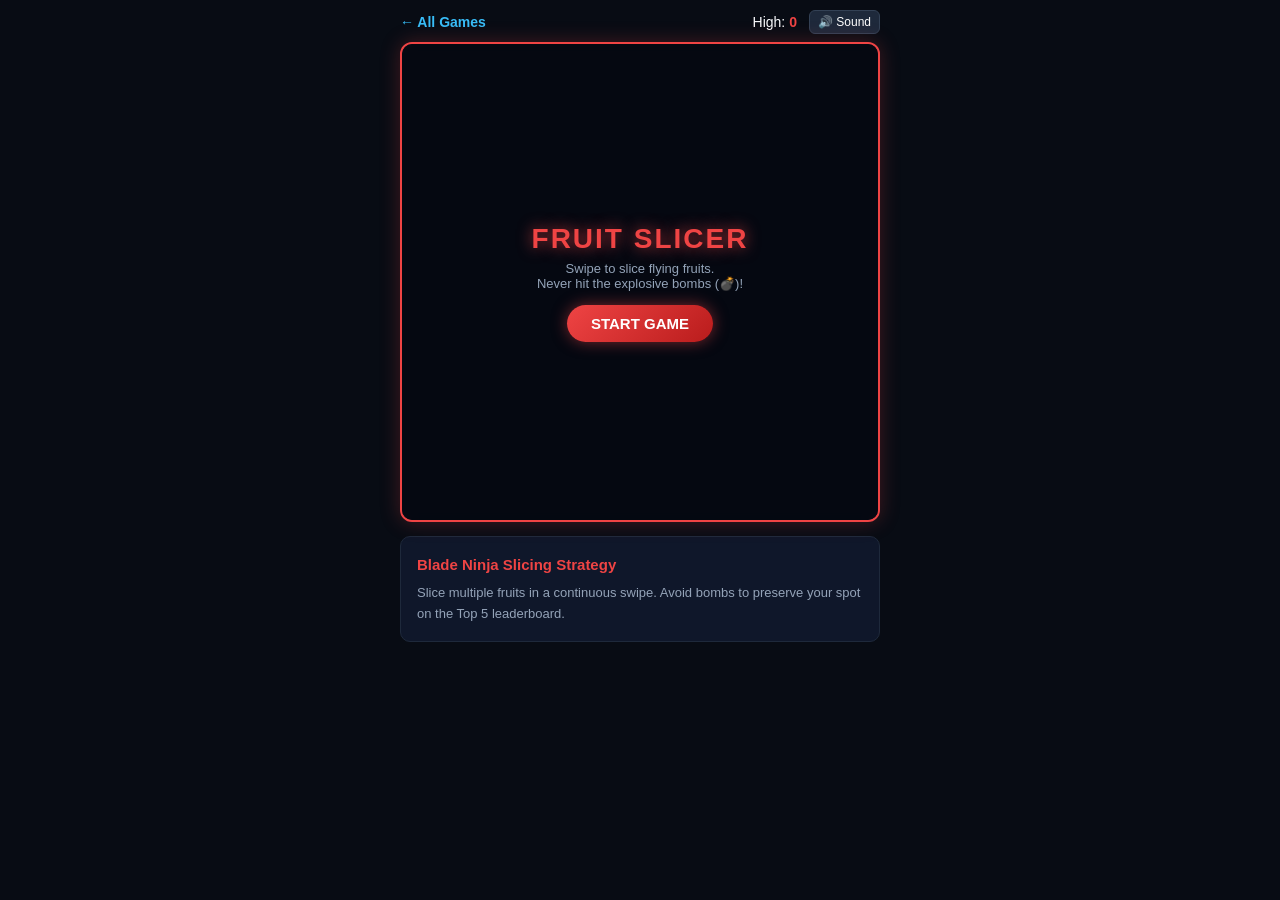
<file: games/fruit-slice.html>
<!DOCTYPE html>
<html lang="en">
<head>
        <!-- Google tag (gtag.js) -->
<script async src="https://www.googletagmanager.com/gtag/js?id=G-RREZ65H1SB"></script>
<script>
  window.dataLayer = window.dataLayer || [];
  function gtag(){dataLayer.push(arguments);}
  gtag('js', new Date());

  gtag('config', 'G-RREZ65H1SB');
</script>
    <meta charset="UTF-8">
    <meta name="viewport" content="width=device-width, initial-scale=1.0, maximum-scale=1.0, user-scalable=no">
    <title>Play Fruit Slicer Online - Free Blade Ninja Arcade Game</title>
    <meta name="description" content="Play Fruit Slicer online for free. Slice flying fruits, avoid bombs, and build high combo scores on the Top 5 leaderboard.">
    <link rel="canonical" href="https://mini-game-arcade-three.vercel.app/games/fruit-slice.html">

    <style>
        * { box-sizing: border-box; margin: 0; padding: 0; user-select: none; -webkit-user-select: none; }
        body {
            background: #080c14;
            color: #f8fafc;
            font-family: -apple-system, BlinkMacSystemFont, "Segoe UI", Roboto, sans-serif;
            display: flex;
            flex-direction: column;
            align-items: center;
            min-height: 100vh;
            padding: 10px;
            touch-action: none;
        }
        header {
            width: 100%;
            max-width: 480px;
            display: flex;
            justify-content: space-between;
            align-items: center;
            margin-bottom: 8px;
            font-size: 14px;
        }
        .home-link { color: #38bdf8; text-decoration: none; font-weight: 600; }
        .stats-bar { display: flex; gap: 12px; align-items: center; }
        .sound-btn {
            background: #1e293b;
            border: 1px solid #334155;
            color: #fff;
            padding: 4px 8px;
            border-radius: 6px;
            cursor: pointer;
            font-size: 12px;
        }
        #game-container {
            position: relative;
            width: 100%;
            max-width: 480px;
            height: 480px;
            background: #0d131f;
            border: 2px solid #ef4444;
            box-shadow: 0 0 20px rgba(239, 68, 68, 0.25);
            border-radius: 12px;
            overflow: hidden;
            cursor: crosshair;
        }
        canvas { display: block; width: 100%; height: 100%; }
        .overlay {
            position: absolute;
            inset: 0;
            background: rgba(5, 8, 17, 0.92);
            display: flex;
            flex-direction: column;
            align-items: center;
            justify-content: center;
            text-align: center;
            padding: 16px;
            backdrop-filter: blur(4px);
            z-index: 10;
        }
        .overlay.hidden { display: none; }
        .neon-title {
            font-size: 28px;
            font-weight: 900;
            color: #ef4444;
            text-shadow: 0 0 15px rgba(239, 68, 68, 0.8);
            letter-spacing: 2px;
            margin-bottom: 6px;
        }
        .leaderboard-box {
            background: rgba(15, 23, 42, 0.85);
            border: 1px solid #1e293b;
            border-radius: 8px;
            padding: 8px 14px;
            width: 100%;
            max-width: 250px;
            margin-bottom: 12px;
            text-align: left;
        }
        .lb-title {
            font-size: 11px;
            font-weight: 800;
            color: #ef4444;
            letter-spacing: 1px;
            margin-bottom: 4px;
        }
        #leaderboard-list {
            padding-left: 20px;
            font-size: 12px;
            color: #cbd5e1;
            line-height: 1.4;
        }
        .play-btn {
            background: linear-gradient(135deg, #ef4444, #b91c1c);
            border: none;
            color: #fff;
            font-weight: 800;
            padding: 10px 24px;
            font-size: 15px;
            border-radius: 30px;
            cursor: pointer;
            box-shadow: 0 0 15px rgba(239, 68, 68, 0.5);
        }
        .share-btn {
            margin-top: 8px;
            background: #25d366;
            color: #fff;
            padding: 6px 16px;
            border-radius: 20px;
            font-size: 12px;
            font-weight: bold;
            text-decoration: none;
        }
        .seo-box {
            width: 100%;
            max-width: 480px;
            background: #0f172a;
            border: 1px solid #1e293b;
            border-radius: 10px;
            padding: 16px;
            margin-top: 14px;
            font-size: 13px;
            line-height: 1.6;
            color: #94a3b8;
        }
        .seo-box h2 { font-size: 15px; color: #ef4444; margin-bottom: 6px; }
    </style>
</head>
<body>

    <header>
        <a href="/" class="home-link">← All Games</a>
        <div class="stats-bar">
            <span>High: <strong id="high-score-val" style="color:#ef4444">0</strong></span>
            <button id="sound-toggle" class="sound-btn">🔊 Sound</button>
        </div>
    </header>

    <div id="game-container">
        <canvas id="gameCanvas" width="480" height="480"></canvas>

        <div id="start-screen" class="overlay">
            <h1 class="neon-title">FRUIT SLICER</h1>
            <p style="color: #94a3b8; font-size: 13px; margin-bottom: 14px;">Swipe to slice flying fruits.<br>Never hit the explosive bombs (💣)!</p>
            <button id="start-btn" class="play-btn">START GAME</button>
        </div>

        <div id="gameover-screen" class="overlay hidden">
            <h2 class="neon-title">BOOM! GAME OVER</h2>
            <p style="color: #94a3b8; font-size: 13px; margin-bottom: 12px;">Final Score: <strong id="final-score" style="color: #ef4444; font-size: 18px;">0</strong></p>

            <div class="leaderboard-box">
                <div class="lb-title">🏆 TOP 5 SCORES</div>
                <ol id="leaderboard-list"></ol>
            </div>

            <button id="restart-btn" class="play-btn">PLAY AGAIN</button>
            <a id="whatsapp-share" class="share-btn" target="_blank" href="#">Share on WhatsApp</a>
        </div>
    </div>

    <article class="seo-box">
        <h2>Blade Ninja Slicing Strategy</h2>
        <p>Slice multiple fruits in a continuous swipe. Avoid bombs to preserve your spot on the Top 5 leaderboard.</p>
    </article>

    <script>
        const canvas = document.getElementById('gameCanvas');
        const ctx = canvas.getContext('2d');
        const startScreen = document.getElementById('start-screen');
        const gameoverScreen = document.getElementById('gameover-screen');
        const startBtn = document.getElementById('start-btn');
        const restartBtn = document.getElementById('restart-btn');
        const finalScoreEl = document.getElementById('final-score');
        const highScoreEl = document.getElementById('high-score-val');
        const soundBtn = document.getElementById('sound-toggle');
        const whatsappBtn = document.getElementById('whatsapp-share');

        let audioCtx = null;
        let soundEnabled = true;

        function initAudio() {
            if (!audioCtx) {
                const AudioClass = window.AudioContext || window.webkitAudioContext;
                audioCtx = new AudioClass();
            }
            if (audioCtx.state === 'suspended') audioCtx.resume();
        }

        function playSound(freq, type = 'sine', duration = 0.08, endFreq = null) {
            if (!soundEnabled || !audioCtx) return;
            try {
                const osc = audioCtx.createOscillator();
                const gain = audioCtx.createGain();
                osc.type = type;
                osc.frequency.setValueAtTime(freq, audioCtx.currentTime);
                if (endFreq) osc.frequency.exponentialRampToValueAtTime(endFreq, audioCtx.currentTime + duration);
                gain.gain.setValueAtTime(0.12, audioCtx.currentTime);
                gain.gain.linearRampToValueAtTime(0.01, audioCtx.currentTime + duration);
                osc.connect(gain);
                gain.connect(audioCtx.destination);
                osc.start();
                osc.stop(audioCtx.currentTime + duration);
            } catch(e){}
        }

        soundBtn.addEventListener('click', (e) => {
            e.stopPropagation();
            soundEnabled = !soundEnabled;
            soundBtn.textContent = soundEnabled ? '🔊 Sound' : '🔇 Muted';
        });

        // Top 5 Leaderboard
        function updateLeaderboard(newScore) {
            let scores = JSON.parse(localStorage.getItem('fruit_slice_top5') || '[]');
            if (newScore > 0) {
                scores.push(newScore);
                scores.sort((a, b) => b - a);
                scores = scores.slice(0, 5);
                localStorage.setItem('fruit_slice_top5', JSON.stringify(scores));
            }
            const list = document.getElementById('leaderboard-list');
            list.innerHTML = scores.length
                ? scores.map((s) => `<li><span style="color:#ef4444">${s} pts</span></li>`).join('')
                : '<li>No scores yet</li>';
        }

        let isRunning = false;
        let score = 0;
        let highScore = parseInt(localStorage.getItem('fruit_slice_high') || '0', 10);
        highScoreEl.textContent = highScore;

        let fruits = [];
        let particles = [];
        let sliceTrail = [];
        let isSlicing = false;
        let spawnTimer = 0;

        const fruitTypes = [
            { icon: '🍉', color: '#ef4444', r: 24, pts: 10 },
            { icon: '🍊', color: '#f97316', r: 22, pts: 10 },
            { icon: '🍍', color: '#eab308', r: 26, pts: 15 },
            { icon: '🍎', color: '#dc2626', r: 22, pts: 10 },
            { icon: '💣', color: '#475569', r: 25, isBomb: true }
        ];

        function spawnFruit() {
            const isBomb = Math.random() < 0.22;
            const item = isBomb ? fruitTypes[4] : fruitTypes[Math.floor(Math.random() * 4)];
            fruits.push({
                x: Math.random() * (canvas.width - 100) + 50,
                y: canvas.height + 30,
                vx: (Math.random() - 0.5) * 4,
                vy: -(Math.random() * 4 + 11),
                r: item.r,
                icon: item.icon,
                color: item.color,
                isBomb: item.isBomb || false,
                sliced: false
            });
        }

        function createJuice(x, y, color) {
            for (let i = 0; i < 14; i++) {
                particles.push({
                    x: x, y: y,
                    vx: (Math.random() - 0.5) * 8,
                    vy: (Math.random() - 0.5) * 8,
                    life: 1.0,
                    color: color,
                    size: Math.random() * 4 + 2
                });
            }
        }

        function triggerGameOver() {
            isRunning = false;
            playSound(100, 'sawtooth', 0.4, 30);
            if (score > highScore) {
                highScore = score;
                localStorage.setItem('fruit_slice_high', highScore);
                highScoreEl.textContent = highScore;
            }
            finalScoreEl.textContent = score;
            updateLeaderboard(score);

            const text = encodeURIComponent(`🍉 I scored ${score} in Fruit Slicer! Beat my record: https://mini-game-arcade-three.vercel.app/games/fruit-slice.html`);
            whatsappBtn.href = `https://api.whatsapp.com/send?text=${text}`;
            gameoverScreen.classList.remove('hidden');
        }

        function resetGame() {
            score = 0;
            fruits = [];
            particles = [];
            sliceTrail = [];
            spawnTimer = 0;
            startScreen.classList.add('hidden');
            gameoverScreen.classList.add('hidden');
            isRunning = true;
            initAudio();
            playSound(440, 'sine', 0.1);
            loop();
        }

        function checkSlice(x, y) {
            for (let f of fruits) {
                if (!f.sliced) {
                    const dist = Math.hypot(f.x - x, f.y - y);
                    if (dist < f.r + 15) {
                        if (f.isBomb) {
                            createJuice(f.x, f.y, '#ffffff');
                            triggerGameOver();
                            return;
                        } else {
                            f.sliced = true;
                            score += f.pts;
                            createJuice(f.x, f.y, f.color);
                            playSound(600, 'triangle', 0.08, 900);
                        }
                    }
                }
            }
        }

        function loop() {
            if (!isRunning) return;

            spawnTimer++;
            if (spawnTimer >= 48) {
                spawnFruit();
                spawnTimer = 0;
            }

            for (let i = fruits.length - 1; i >= 0; i--) {
                const f = fruits[i];
                f.x += f.vx;
                f.y += f.vy;
                f.vy += 0.28;
                if (f.y > canvas.height + 60) fruits.splice(i, 1);
            }

            for (let i = particles.length - 1; i >= 0; i--) {
                const p = particles[i];
                p.x += p.vx;
                p.y += p.vy;
                p.life -= 0.04;
                if (p.life <= 0) particles.splice(i, 1);
            }

            if (sliceTrail.length > 0) sliceTrail.shift();

            ctx.fillStyle = '#0d131f';
            ctx.fillRect(0, 0, canvas.width, canvas.height);

            for (const p of particles) {
                ctx.globalAlpha = Math.max(0, p.life);
                ctx.fillStyle = p.color;
                ctx.beginPath();
                ctx.arc(p.x, p.y, p.size, 0, Math.PI * 2);
                ctx.fill();
            }
            ctx.globalAlpha = 1.0;

            ctx.font = '30px serif';
            ctx.textAlign = 'center';
            ctx.textBaseline = 'middle';
            for (const f of fruits) {
                if (!f.sliced) ctx.fillText(f.icon, f.x, f.y);
            }

            if (sliceTrail.length > 1) {
                ctx.strokeStyle = '#38bdf8';
                ctx.lineWidth = 4;
                ctx.shadowBlur = 10;
                ctx.shadowColor = '#38bdf8';
                ctx.beginPath();
                ctx.moveTo(sliceTrail[0].x, sliceTrail[0].y);
                for (let i = 1; i < sliceTrail.length; i++) {
                    ctx.lineTo(sliceTrail[i].x, sliceTrail[i].y);
                }
                ctx.stroke();
                ctx.shadowBlur = 0;
            }

            ctx.fillStyle = '#ffffff';
            ctx.font = 'bold 18px sans-serif';
            ctx.textAlign = 'left';
            ctx.fillText(`SCORE: ${score}`, 16, 30);

            requestAnimationFrame(loop);
        }

        function handleMove(e) {
            if (!isRunning) return;
            const rect = canvas.getBoundingClientRect();
            const clientX = e.touches ? e.touches[0].clientX : e.clientX;
            const clientY = e.touches ? e.touches[0].clientY : e.clientY;
            const x = (clientX - rect.left) * (canvas.width / rect.width);
            const y = (clientY - rect.top) * (canvas.height / rect.height);

            sliceTrail.push({ x, y });
            if (sliceTrail.length > 8) sliceTrail.shift();
            if (isSlicing) checkSlice(x, y);
        }

        canvas.addEventListener('mousedown', (e) => { isSlicing = true; handleMove(e); });
        window.addEventListener('mouseup', () => { isSlicing = false; sliceTrail = []; });
        canvas.addEventListener('mousemove', handleMove);

        canvas.addEventListener('touchstart', (e) => { isSlicing = true; handleMove(e); }, { passive: true });
        window.addEventListener('touchend', () => { isSlicing = false; sliceTrail = []; });
        canvas.addEventListener('touchmove', handleMove, { passive: true });

        startBtn.addEventListener('click', resetGame);
        restartBtn.addEventListener('click', resetGame);
    </script>
</body>
</html>
</file>
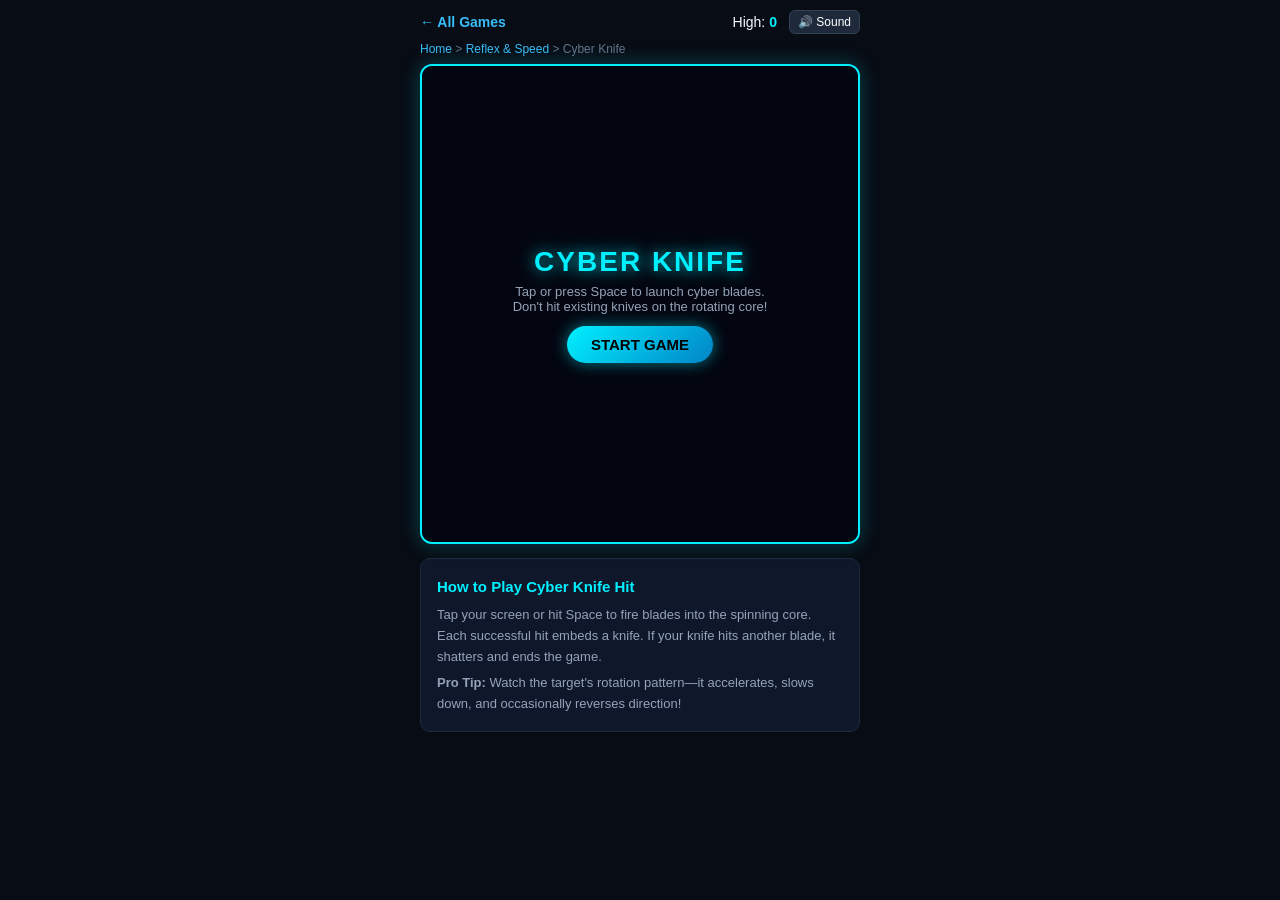
<file: games/knife-hit.html>
<!DOCTYPE html>
<html lang="en">
<head>
        <!-- Google tag (gtag.js) -->
<script async src="https://www.googletagmanager.com/gtag/js?id=G-RREZ65H1SB"></script>
<script>
  window.dataLayer = window.dataLayer || [];
  function gtag(){dataLayer.push(arguments);}
  gtag('js', new Date());

  gtag('config', 'G-RREZ65H1SB');
</script>
    <meta charset="UTF-8">
    <meta name="viewport" content="width=device-width, initial-scale=1.0, maximum-scale=1.0, user-scalable=no">
    <title>Play Cyber Knife Online - Trending Blade Hit Arcade Game</title>
    <meta name="description" content="Play Cyber Knife (Knife Hit) online for free on mobile and PC. Launch cyber blades into rotating targets, avoid collisions, and climb the Top 5 leaderboard.">
    <meta name="keywords" content="knife hit online, play cyber knife, blade throwing game, free arcade games no install">
    <link rel="canonical" href="https://mini-game-arcade-three.vercel.app/games/knife-hit.html">

    <!-- Schema Structured Data -->
    <script type="application/ld+json">
    {
      "@context": "https://schema.org",
      "@type": "WebApplication",
      "name": "Cyber Knife Hit",
      "url": "https://mini-game-arcade-three.vercel.app/games/knife-hit.html",
      "applicationCategory": "GameApplication",
      "operatingSystem": "All",
      "genre": "Arcade"
    }
    </script>

    <style>
        * { box-sizing: border-box; margin: 0; padding: 0; user-select: none; -webkit-user-select: none; }
        body {
            background: #080c14;
            color: #f8fafc;
            font-family: -apple-system, BlinkMacSystemFont, "Segoe UI", Roboto, sans-serif;
            display: flex;
            flex-direction: column;
            align-items: center;
            min-height: 100vh;
            padding: 10px;
            touch-action: manipulation;
        }
        header {
            width: 100%;
            max-width: 440px;
            display: flex;
            justify-content: space-between;
            align-items: center;
            margin-bottom: 8px;
            font-size: 14px;
        }
        .home-link { color: #38bdf8; text-decoration: none; font-weight: 600; }
        .stats-bar { display: flex; gap: 12px; align-items: center; }
        .sound-btn {
            background: #1e293b;
            border: 1px solid #334155;
            color: #fff;
            padding: 4px 8px;
            border-radius: 6px;
            cursor: pointer;
            font-size: 12px;
        }
        nav.breadcrumbs {
            width: 100%;
            max-width: 440px;
            font-size: 12px;
            color: #64748b;
            margin-bottom: 8px;
        }
        nav.breadcrumbs a { color: #38bdf8; text-decoration: none; }

        #game-container {
            position: relative;
            width: 100%;
            max-width: 440px;
            height: 480px;
            background: #040711;
            border: 2px solid #00f0ff;
            box-shadow: 0 0 20px rgba(0, 240, 255, 0.25);
            border-radius: 12px;
            overflow: hidden;
            cursor: pointer;
        }
        canvas { display: block; width: 100%; height: 100%; }

        .overlay {
            position: absolute;
            inset: 0;
            background: rgba(4, 7, 17, 0.92);
            display: flex;
            flex-direction: column;
            align-items: center;
            justify-content: center;
            text-align: center;
            padding: 16px;
            backdrop-filter: blur(4px);
            z-index: 10;
        }
        .overlay.hidden { display: none; }
        .neon-title {
            font-size: 28px;
            font-weight: 900;
            color: #00f0ff;
            text-shadow: 0 0 15px rgba(0, 240, 255, 0.8);
            letter-spacing: 2px;
            margin-bottom: 6px;
        }
        .overlay-desc { font-size: 13px; color: #94a3b8; margin-bottom: 12px; }

        .leaderboard-box {
            background: rgba(15, 23, 42, 0.85);
            border: 1px solid #1e293b;
            border-radius: 8px;
            padding: 8px 14px;
            width: 100%;
            max-width: 250px;
            margin-bottom: 12px;
            text-align: left;
        }
        .lb-title {
            font-size: 11px;
            font-weight: 800;
            color: #00f0ff;
            letter-spacing: 1px;
            margin-bottom: 4px;
        }
        #leaderboard-list {
            padding-left: 20px;
            font-size: 12px;
            color: #cbd5e1;
            line-height: 1.4;
        }
        .play-btn {
            background: linear-gradient(135deg, #00f0ff, #0284c7);
            border: none;
            color: #000;
            font-weight: 800;
            padding: 10px 24px;
            font-size: 15px;
            border-radius: 30px;
            cursor: pointer;
            box-shadow: 0 0 15px rgba(0, 240, 255, 0.5);
        }
        .share-btn {
            margin-top: 8px;
            background: #25d366;
            color: #fff;
            padding: 6px 16px;
            border-radius: 20px;
            font-size: 12px;
            font-weight: bold;
            text-decoration: none;
        }
        .seo-box {
            width: 100%;
            max-width: 440px;
            background: #0f172a;
            border: 1px solid #1e293b;
            border-radius: 10px;
            padding: 16px;
            margin-top: 14px;
            font-size: 13px;
            line-height: 1.6;
            color: #94a3b8;
        }
        .seo-box h2 { font-size: 15px; color: #00f0ff; margin-bottom: 6px; }
    </style>
</head>
<body>

    <header>
        <a href="/" class="home-link">← All Games</a>
        <div class="stats-bar">
            <span>High: <strong id="high-score-val" style="color:#00f0ff">0</strong></span>
            <button id="sound-toggle" class="sound-btn">🔊 Sound</button>
        </div>
    </header>

    <nav class="breadcrumbs">
        <a href="/">Home</a> &gt; <a href="/">Reflex & Speed</a> &gt; <span>Cyber Knife</span>
    </nav>

    <div id="game-container">
        <canvas id="gameCanvas" width="440" height="480"></canvas>

        <div id="start-screen" class="overlay">
            <h1 class="neon-title">CYBER KNIFE</h1>
            <p class="overlay-desc">Tap or press Space to launch cyber blades.<br>Don't hit existing knives on the rotating core!</p>
            <button id="start-btn" class="play-btn">START GAME</button>
        </div>

        <div id="gameover-screen" class="overlay hidden">
            <h2 class="neon-title" style="color: #ff0055;">BLADE DEFLECTED</h2>
            <p class="overlay-desc">
                Score: <strong id="final-score" style="color: #00f0ff; font-size: 18px;">0</strong> | 
                Stage: <strong id="final-stage" style="color: #a855f7;">1</strong>
            </p>

            <div class="leaderboard-box">
                <div class="lb-title">🏆 TOP 5 SCORES</div>
                <ol id="leaderboard-list"></ol>
            </div>

            <button id="restart-btn" class="play-btn">TRY AGAIN</button>
            <a id="whatsapp-share" class="share-btn" target="_blank" href="#">Share on WhatsApp</a>
        </div>
    </div>

    <article class="seo-box">
        <h2>How to Play Cyber Knife Hit</h2>
        <p>Tap your screen or hit Space to fire blades into the spinning core. Each successful hit embeds a knife. If your knife hits another blade, it shatters and ends the game.</p>
        <p style="margin-top: 6px;"><strong>Pro Tip:</strong> Watch the target's rotation pattern—it accelerates, slows down, and occasionally reverses direction!</p>
    </article>

    <script>
        const canvas = document.getElementById('gameCanvas');
        const ctx = canvas.getContext('2d');
        const startScreen = document.getElementById('start-screen');
        const gameoverScreen = document.getElementById('gameover-screen');
        const startBtn = document.getElementById('start-btn');
        const restartBtn = document.getElementById('restart-btn');
        const finalScoreEl = document.getElementById('final-score');
        const finalStageEl = document.getElementById('final-stage');
        const highScoreEl = document.getElementById('high-score-val');
        const soundBtn = document.getElementById('sound-toggle');
        const whatsappBtn = document.getElementById('whatsapp-share');

        let audioCtx = null;
        let soundEnabled = true;

        function initAudio() {
            if (!audioCtx) {
                const AudioClass = window.AudioContext || window.webkitAudioContext;
                audioCtx = new AudioClass();
            }
            if (audioCtx.state === 'suspended') audioCtx.resume();
        }

        function playSound(freq, duration = 0.08, type = 'square', endFreq = null) {
            if (!soundEnabled || !audioCtx) return;
            try {
                const osc = audioCtx.createOscillator();
                const gain = audioCtx.createGain();
                osc.type = type;
                osc.frequency.setValueAtTime(freq, audioCtx.currentTime);
                if (endFreq) osc.frequency.exponentialRampToValueAtTime(endFreq, audioCtx.currentTime + duration);
                gain.gain.setValueAtTime(0.12, audioCtx.currentTime);
                gain.gain.linearRampToValueAtTime(0.01, audioCtx.currentTime + duration);
                osc.connect(gain);
                gain.connect(audioCtx.destination);
                osc.start();
                osc.stop(audioCtx.currentTime + duration);
            } catch(e){}
        }

        soundBtn.addEventListener('click', (e) => {
            e.stopPropagation();
            soundEnabled = !soundEnabled;
            soundBtn.textContent = soundEnabled ? '🔊 Sound' : '🔇 Muted';
        });

        // Top 5 Leaderboard
        function updateLeaderboard(newScore) {
            let scores = JSON.parse(localStorage.getItem('cyber_knife_top5') || '[]');
            if (newScore > 0) {
                scores.push(newScore);
                scores.sort((a, b) => b - a);
                scores = scores.slice(0, 5);
                localStorage.setItem('cyber_knife_top5', JSON.stringify(scores));
            }
            const list = document.getElementById('leaderboard-list');
            list.innerHTML = scores.length
                ? scores.map((s) => `<li><span style="color:#00f0ff">${s} pts</span></li>`).join('')
                : '<li>No scores yet</li>';
        }

        let isRunning = false;
        let score = 0;
        let stage = 1;
        let highScore = parseInt(localStorage.getItem('cyber_knife_high') || '0', 10);
        highScoreEl.textContent = highScore;

        // Target Wheel
        const wheel = {
            x: 220,
            y: 150,
            radius: 65,
            angle: 0,
            speed: 0.035,
            dirTimer: 0
        };

        // Knives
        let stuckKnives = []; // angles in radians relative to wheel
        let flyingKnife = null;
        let knivesLeft = 7;
        let particles = [];

        function spawnSparks(x, y, color = '#00f0ff') {
            for (let i = 0; i < 15; i++) {
                particles.push({
                    x, y,
                    vx: (Math.random() - 0.5) * 8,
                    vy: (Math.random() - 0.5) * 8,
                    life: 1.0,
                    color
                });
            }
        }

        function setupStage() {
            knivesLeft = 6 + Math.min(stage, 6);
            stuckKnives = [];
            // Seed a few initial obstacle knives starting Stage 2
            if (stage > 1) {
                const initialCount = Math.min(stage - 1, 3);
                for (let i = 0; i < initialCount; i++) {
                    stuckKnives.push((Math.PI * 2 / initialCount) * i);
                }
            }
            flyingKnife = null;
        }

        function throwKnife() {
            if (!isRunning || flyingKnife) return;
            initAudio();
            flyingKnife = { y: 410, vy: -22 };
            playSound(400, 0.06, 'sawtooth', 800);
        }

        function triggerGameOver() {
            isRunning = false;
            playSound(120, 0.35, 'sawtooth', 40);
            if (score > highScore) {
                highScore = score;
                localStorage.setItem('cyber_knife_high', highScore);
                highScoreEl.textContent = highScore;
            }
            finalScoreEl.textContent = score;
            finalStageEl.textContent = stage;
            updateLeaderboard(score);

            const text = encodeURIComponent(`🔪 I reached Stage ${stage} (Score: ${score}) in Cyber Knife! Beat my record: https://mini-game-arcade-three.vercel.app/games/knife-hit.html`);
            whatsappBtn.href = `https://api.whatsapp.com/send?text=${text}`;
            gameoverScreen.classList.remove('hidden');
        }

        function resetGame() {
            score = 0;
            stage = 1;
            setupStage();
            startScreen.classList.add('hidden');
            gameoverScreen.classList.add('hidden');
            isRunning = true;
            initAudio();
            playSound(520, 0.1, 'sine');
            loop();
        }

        function loop() {
            if (!isRunning) return;

            // Rotate Wheel with dynamic speed shifts
            wheel.dirTimer++;
            if (wheel.dirTimer > 180 + Math.random() * 100) {
                wheel.speed = (Math.random() > 0.4 ? 1 : -1) * (0.03 + Math.min(stage * 0.005, 0.04));
                wheel.dirTimer = 0;
            }
            wheel.angle += wheel.speed;

            // Handle flying knife
            if (flyingKnife) {
                flyingKnife.y += flyingKnife.vy;

                // Check collision with wheel edge
                if (flyingKnife.y <= wheel.y + wheel.radius) {
                    const hitAngle = Math.PI / 2 - wheel.angle; // Bottom of wheel relative to its current rotation

                    // Check collision with already stuck knives (within threshold of ~0.22 radians)
                    let collision = false;
                    for (let angle of stuckKnives) {
                        let diff = Math.abs((hitAngle - angle) % (Math.PI * 2));
                        if (diff > Math.PI) diff = Math.PI * 2 - diff;
                        if (diff < 0.24) {
                            collision = true;
                            break;
                        }
                    }

                    if (collision) {
                        spawnSparks(wheel.x, wheel.y + wheel.radius, '#ff0055');
                        flyingKnife = null;
                        triggerGameOver();
                        return;
                    } else {
                        // Successfully embedded
                        stuckKnives.push(hitAngle);
                        spawnSparks(wheel.x, wheel.y + wheel.radius, '#00f0ff');
                        playSound(700, 0.07, 'square', 300);
                        score += 10;
                        knivesLeft--;
                        flyingKnife = null;

                        // Stage cleared
                        if (knivesLeft <= 0) {
                            stage++;
                            score += 50;
                            playSound(880, 0.2, 'sine', 1200);
                            spawnSparks(wheel.x, wheel.y, '#22c55e');
                            setupStage();
                        }
                    }
                }
            }

            // Update particles
            for (let i = particles.length - 1; i >= 0; i--) {
                const p = particles[i];
                p.x += p.vx;
                p.y += p.vy;
                p.life -= 0.04;
                if (p.life <= 0) particles.splice(i, 1);
            }

            // Draw everything
            ctx.fillStyle = '#040711';
            ctx.fillRect(0, 0, canvas.width, canvas.height);

            // Particles
            for (const p of particles) {
                ctx.globalAlpha = Math.max(0, p.life);
                ctx.fillStyle = p.color;
                ctx.beginPath();
                ctx.arc(p.x, p.y, 3, 0, Math.PI * 2);
                ctx.fill();
            }
            ctx.globalAlpha = 1.0;

            // Draw Wheel Target
            ctx.save();
            ctx.translate(wheel.x, wheel.y);
            ctx.rotate(wheel.angle);

            // Outer ring
            ctx.strokeStyle = '#00f0ff';
            ctx.lineWidth = 6;
            ctx.shadowBlur = 15;
            ctx.shadowColor = '#00f0ff';
            ctx.beginPath();
            ctx.arc(0, 0, wheel.radius, 0, Math.PI * 2);
            ctx.stroke();

            // Inner core
            ctx.fillStyle = '#0f172a';
            ctx.fill();
            ctx.fillStyle = '#00f0ff';
            ctx.beginPath();
            ctx.arc(0, 0, 16, 0, Math.PI * 2);
            ctx.fill();

            // Embedded knives
            for (let angle of stuckKnives) {
                ctx.save();
                ctx.rotate(angle);
                ctx.fillStyle = '#38bdf8';
                ctx.fillRect(-3, wheel.radius - 8, 6, 40);
                // Knife tip
                ctx.beginPath();
                ctx.moveTo(-5, wheel.radius + 32);
                ctx.lineTo(5, wheel.radius + 32);
                ctx.lineTo(0, wheel.radius + 44);
                ctx.fill();
                ctx.restore();
            }
            ctx.restore();

            // Draw Ready Knife at bottom
            if (!flyingKnife) {
                ctx.fillStyle = '#00f0ff';
                ctx.shadowBlur = 12;
                ctx.shadowColor = '#00f0ff';
                ctx.fillRect(wheel.x - 3, 400, 6, 42);
                ctx.beginPath();
                ctx.moveTo(wheel.x - 5, 400);
                ctx.lineTo(wheel.x + 5, 400);
                ctx.lineTo(wheel.x, 386);
                ctx.fill();
            } else {
                // Flying knife
                ctx.fillStyle = '#00f0ff';
                ctx.shadowBlur = 16;
                ctx.shadowColor = '#00f0ff';
                ctx.fillRect(wheel.x - 3, flyingKnife.y, 6, 42);
                ctx.beginPath();
                ctx.moveTo(wheel.x - 5, flyingKnife.y);
                ctx.lineTo(wheel.x + 5, flyingKnife.y);
                ctx.lineTo(wheel.x, flyingKnife.y - 14);
                ctx.fill();
            }

            // HUD Info
            ctx.shadowBlur = 0;
            ctx.fillStyle = '#ffffff';
            ctx.font = 'bold 16px sans-serif';
            ctx.fillText(`SCORE: ${score}`, 16, 30);
            ctx.fillStyle = '#a855f7';
            ctx.fillText(`STAGE ${stage}`, 16, 52);

            // Knives left icons at bottom left
            ctx.fillStyle = '#38bdf8';
            for (let i = 0; i < knivesLeft; i++) {
                ctx.fillRect(16 + i * 12, 450, 6, 16);
            }

            requestAnimationFrame(loop);
        }

        // Event Listeners
        startBtn.addEventListener('click', resetGame);
        restartBtn.addEventListener('click', resetGame);

        const container = document.getElementById('game-container');
        container.addEventListener('pointerdown', (e) => {
            if (isRunning) throwKnife();
        });

        window.addEventListener('keydown', (e) => {
            if (e.code === 'Space') {
                e.preventDefault();
                if (isRunning) throwKnife();
                else if (!startScreen.classList.contains('hidden') || !gameoverScreen.classList.contains('hidden')) {
                    resetGame();
                }
            }
        });
    </script>
</body>
</html>
</file>
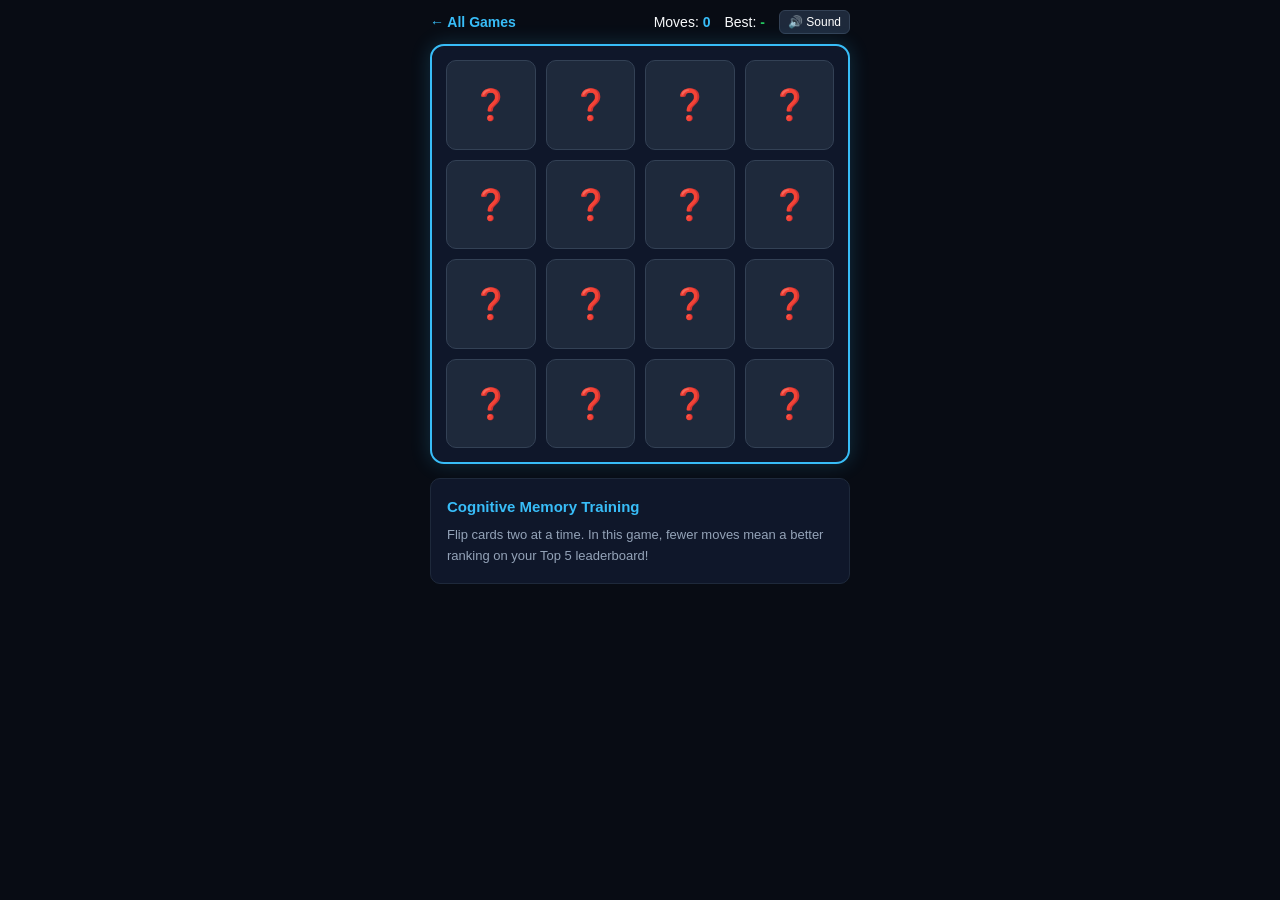
<file: games/memory-match.html>
<!DOCTYPE html>
<html lang="en">
<head>
        <!-- Google tag (gtag.js) -->
<script async src="https://www.googletagmanager.com/gtag/js?id=G-RREZ65H1SB"></script>
<script>
  window.dataLayer = window.dataLayer || [];
  function gtag(){dataLayer.push(arguments);}
  gtag('js', new Date());

  gtag('config', 'G-RREZ65H1SB');
</script>
    <meta charset="UTF-8">
    <meta name="viewport" content="width=device-width, initial-scale=1.0, maximum-scale=1.0, user-scalable=no">
    <title>Play Memory Match Online - Free Brain Memory Card Game</title>
    <meta name="description" content="Play Memory Match online for free. Test your brain speed, flip cards, and match emoji pairs to climb the Top 5 leaderboard.">
    <link rel="canonical" href="https://mini-game-arcade-three.vercel.app/games/memory-match.html">

    <style>
        * { box-sizing: border-box; margin: 0; padding: 0; user-select: none; }
        body {
            background: #080c14;
            color: #f8fafc;
            font-family: -apple-system, BlinkMacSystemFont, "Segoe UI", Roboto, sans-serif;
            display: flex;
            flex-direction: column;
            align-items: center;
            min-height: 100vh;
            padding: 10px;
        }
        header {
            width: 100%;
            max-width: 420px;
            display: flex;
            justify-content: space-between;
            align-items: center;
            margin-bottom: 10px;
            font-size: 14px;
        }
        .home-link { color: #38bdf8; text-decoration: none; font-weight: 600; }
        .stats-bar { display: flex; gap: 14px; align-items: center; }
        .sound-btn {
            background: #1e293b;
            border: 1px solid #334155;
            color: #fff;
            padding: 4px 8px;
            border-radius: 6px;
            cursor: pointer;
            font-size: 12px;
        }
        #game-board {
            width: 100%;
            max-width: 420px;
            display: grid;
            grid-template-columns: repeat(4, 1fr);
            gap: 10px;
            padding: 14px;
            background: #0f172a;
            border: 2px solid #38bdf8;
            box-shadow: 0 0 20px rgba(56, 189, 248, 0.2);
            border-radius: 14px;
        }
        .card {
            aspect-ratio: 1;
            background: #1e293b;
            border: 1px solid #334155;
            border-radius: 10px;
            display: flex;
            align-items: center;
            justify-content: center;
            font-size: 30px;
            cursor: pointer;
            transition: transform 0.2s, background-color 0.2s, border-color 0.2s;
        }
        .card:hover { transform: scale(1.03); border-color: #38bdf8; }
        .card.flipped { background: #0284c7; transform: rotateY(180deg); }
        .card.matched { background: #15803d; border-color: #22c55e; cursor: default; }

        .gameover-box {
            position: fixed;
            inset: 0;
            background: rgba(5, 8, 17, 0.92);
            display: flex;
            flex-direction: column;
            align-items: center;
            justify-content: center;
            text-align: center;
            padding: 20px;
            z-index: 50;
        }
        .gameover-box.hidden { display: none; }
        .neon-title {
            font-size: 28px;
            font-weight: 900;
            color: #22c55e;
            text-shadow: 0 0 15px rgba(34, 197, 94, 0.8);
            margin-bottom: 6px;
        }
        .leaderboard-box {
            background: rgba(15, 23, 42, 0.85);
            border: 1px solid #1e293b;
            border-radius: 8px;
            padding: 8px 14px;
            width: 100%;
            max-width: 250px;
            margin-bottom: 12px;
            text-align: left;
        }
        .lb-title {
            font-size: 11px;
            font-weight: 800;
            color: #22c55e;
            letter-spacing: 1px;
            margin-bottom: 4px;
        }
        #leaderboard-list {
            padding-left: 20px;
            font-size: 12px;
            color: #cbd5e1;
            line-height: 1.4;
        }
        .play-btn {
            background: linear-gradient(135deg, #22c55e, #16a34a);
            border: none;
            color: #000;
            font-weight: 800;
            padding: 10px 24px;
            font-size: 15px;
            border-radius: 30px;
            cursor: pointer;
        }
        .share-btn {
            margin-top: 8px;
            background: #25d366;
            color: #fff;
            padding: 6px 16px;
            border-radius: 20px;
            font-size: 12px;
            font-weight: bold;
            text-decoration: none;
        }
        .seo-box {
            width: 100%;
            max-width: 420px;
            background: #0f172a;
            border: 1px solid #1e293b;
            border-radius: 10px;
            padding: 16px;
            margin-top: 14px;
            font-size: 13px;
            line-height: 1.6;
            color: #94a3b8;
        }
        .seo-box h2 { font-size: 15px; color: #38bdf8; margin-bottom: 6px; }
    </style>
</head>
<body>

    <header>
        <a href="/" class="home-link">← All Games</a>
        <div class="stats-bar">
            <span>Moves: <strong id="moves-val" style="color:#38bdf8">0</strong></span>
            <span>Best: <strong id="best-moves-val" style="color:#22c55e">-</strong></span>
            <button id="sound-toggle" class="sound-btn">🔊 Sound</button>
        </div>
    </header>

    <div id="game-board"></div>

    <div id="gameover-box" class="gameover-box hidden">
        <h2 class="neon-title">PUZZLE SOLVED! 🎉</h2>
        <p style="color: #cbd5e1; font-size: 14px; margin-bottom: 10px;">Solved in <strong id="final-moves" style="color:#38bdf8">0</strong> moves!</p>

        <div class="leaderboard-box">
            <div class="lb-title">🏆 TOP 5 (FEWEST MOVES)</div>
            <ol id="leaderboard-list"></ol>
        </div>

        <button id="restart-btn" class="play-btn">PLAY AGAIN</button>
        <a id="whatsapp-share" class="share-btn" target="_blank" href="#">Share on WhatsApp</a>
    </div>

    <article class="seo-box">
        <h2>Cognitive Memory Training</h2>
        <p>Flip cards two at a time. In this game, fewer moves mean a better ranking on your Top 5 leaderboard!</p>
    </article>

    <script>
        const board = document.getElementById('game-board');
        const movesVal = document.getElementById('moves-val');
        const bestMovesVal = document.getElementById('best-moves-val');
        const gameoverBox = document.getElementById('gameover-box');
        const finalMovesEl = document.getElementById('final-moves');
        const restartBtn = document.getElementById('restart-btn');
        const soundBtn = document.getElementById('sound-toggle');
        const whatsappBtn = document.getElementById('whatsapp-share');

        let audioCtx = null;
        let soundEnabled = true;

        function initAudio() {
            if (!audioCtx) {
                const AudioClass = window.AudioContext || window.webkitAudioContext;
                audioCtx = new AudioClass();
            }
            if (audioCtx.state === 'suspended') audioCtx.resume();
        }

        function playSound(freq, duration = 0.08, type = 'sine') {
            if (!soundEnabled || !audioCtx) return;
            try {
                const osc = audioCtx.createOscillator();
                const gain = audioCtx.createGain();
                osc.type = type;
                osc.frequency.setValueAtTime(freq, audioCtx.currentTime);
                gain.gain.setValueAtTime(0.1, audioCtx.currentTime);
                gain.gain.linearRampToValueAtTime(0.01, audioCtx.currentTime + duration);
                osc.connect(gain);
                gain.connect(audioCtx.destination);
                osc.start();
                osc.stop(audioCtx.currentTime + duration);
            } catch(e){}
        }

        soundBtn.addEventListener('click', () => {
            soundEnabled = !soundEnabled;
            soundBtn.textContent = soundEnabled ? '🔊 Sound' : '🔇 Muted';
        });

        // Top 5 Leaderboard (Ascending: lowest moves is #1)
        function updateLeaderboard(newMoves) {
            let scores = JSON.parse(localStorage.getItem('memory_match_top5') || '[]');
            if (newMoves > 0) {
                scores.push(newMoves);
                scores.sort((a, b) => a - b);
                scores = scores.slice(0, 5);
                localStorage.setItem('memory_match_top5', JSON.stringify(scores));
            }
            const list = document.getElementById('leaderboard-list');
            list.innerHTML = scores.length
                ? scores.map((m) => `<li><span style="color:#22c55e">${m} moves</span></li>`).join('')
                : '<li>No scores yet</li>';
        }

        const emojis = ['🚀', '💎', '⚡', '🎮', '🍉', '👾', '🌟', '🔔'];
        let cards = [];
        let flippedCards = [];
        let moves = 0;
        let matchedPairs = 0;
        let isLocked = false;

        let bestMoves = localStorage.getItem('memory_match_best');
        if (bestMoves) bestMovesVal.textContent = bestMoves;

        function createDeck() {
            const deck = [...emojis, ...emojis];
            for (let i = deck.length - 1; i > 0; i--) {
                const j = Math.floor(Math.random() * (i + 1));
                [deck[i], deck[j]] = [deck[j], deck[i]];
            }
            return deck;
        }

        function buildBoard() {
            board.innerHTML = '';
            moves = 0;
            matchedPairs = 0;
            flippedCards = [];
            isLocked = false;
            movesVal.textContent = '0';
            gameoverBox.classList.add('hidden');

            const deck = createDeck();
            cards = [];

            deck.forEach((emoji, idx) => {
                const el = document.createElement('div');
                el.classList.add('card');
                el.dataset.emoji = emoji;
                el.dataset.idx = idx;
                el.textContent = '❓';
                el.addEventListener('click', () => flipCard(el));
                board.appendChild(el);
                cards.push(el);
            });
        }

        function flipCard(card) {
            initAudio();
            if (isLocked || card.classList.contains('flipped') || card.classList.contains('matched')) return;

            card.classList.add('flipped');
            card.textContent = card.dataset.emoji;
            playSound(400, 0.05);
            flippedCards.push(card);

            if (flippedCards.length === 2) {
                moves++;
                movesVal.textContent = moves;
                checkMatch();
            }
        }

        function checkMatch() {
            const [c1, c2] = flippedCards;
            if (c1.dataset.emoji === c2.dataset.emoji) {
                c1.classList.add('matched');
                c2.classList.add('matched');
                matchedPairs++;
                playSound(650, 0.12);
                flippedCards = [];

                if (matchedPairs === 8) {
                    setTimeout(handleWin, 400);
                }
            } else {
                isLocked = true;
                playSound(220, 0.12, 'sawtooth');
                setTimeout(() => {
                    c1.classList.remove('flipped');
                    c2.classList.remove('flipped');
                    c1.textContent = '❓';
                    c2.textContent = '❓';
                    flippedCards = [];
                    isLocked = false;
                }, 750);
            }
        }

        function handleWin() {
            playSound(800, 0.3);
            finalMovesEl.textContent = moves;
            if (!bestMoves || moves < parseInt(bestMoves, 10)) {
                localStorage.setItem('memory_match_best', moves);
                bestMovesVal.textContent = moves;
            }
            updateLeaderboard(moves);

            const text = encodeURIComponent(`🧠 I solved Memory Match in ${moves} moves! Beat my record: https://mini-game-arcade-three.vercel.app/games/memory-match.html`);
            whatsappBtn.href = `https://api.whatsapp.com/send?text=${text}`;
            gameoverBox.classList.remove('hidden');
        }

        restartBtn.addEventListener('click', buildBoard);
        buildBoard();
    </script>
</body>
</html>
</file>
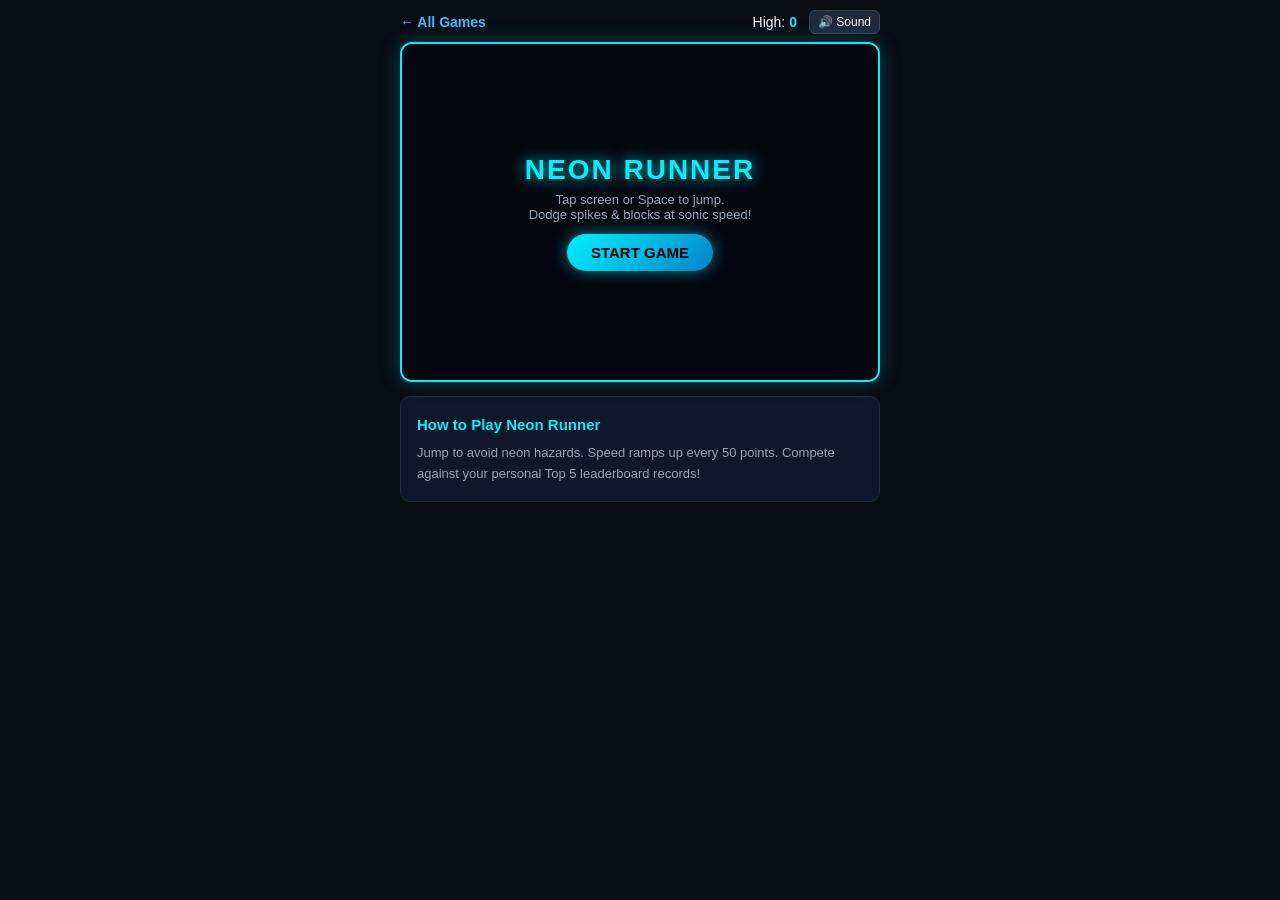
<file: games/neon-runner.html>
<!DOCTYPE html>
<html lang="en">
<head>
        <!-- Google tag (gtag.js) -->
<script async src="https://www.googletagmanager.com/gtag/js?id=G-RREZ65H1SB"></script>
<script>
  window.dataLayer = window.dataLayer || [];
  function gtag(){dataLayer.push(arguments);}
  gtag('js', new Date());

  gtag('config', 'G-RREZ65H1SB');
</script>
    <meta charset="UTF-8">
    <meta name="viewport" content="width=device-width, initial-scale=1.0, maximum-scale=1.0, user-scalable=no">
    <title>Play Neon Runner Online - Free Fast Rhythm Dash Game</title>
    <meta name="description" content="Play Neon Runner online for free on mobile and PC. Jump over spikes and blocks at high speed with zero downloads required.">
    <link rel="canonical" href="https://mini-game-arcade-three.vercel.app/games/neon-runner.html">

    <style>
        * { box-sizing: border-box; margin: 0; padding: 0; user-select: none; -webkit-user-select: none; }
        body {
            background: #080c14;
            color: #f8fafc;
            font-family: -apple-system, BlinkMacSystemFont, "Segoe UI", Roboto, sans-serif;
            display: flex;
            flex-direction: column;
            align-items: center;
            min-height: 100vh;
            padding: 10px;
            overflow-x: hidden;
        }
        header {
            width: 100%;
            max-width: 480px;
            display: flex;
            justify-content: space-between;
            align-items: center;
            margin-bottom: 8px;
            font-size: 14px;
        }
        .home-link { color: #38bdf8; text-decoration: none; font-weight: 600; }
        .stats-bar { display: flex; gap: 12px; align-items: center; }
        .sound-btn {
            background: #1e293b;
            border: 1px solid #334155;
            color: #fff;
            padding: 4px 8px;
            border-radius: 6px;
            cursor: pointer;
            font-size: 12px;
        }
        #game-container {
            position: relative;
            width: 100%;
            max-width: 480px;
            height: 340px;
            background: #050811;
            border: 2px solid #00f0ff;
            box-shadow: 0 0 20px rgba(0, 240, 255, 0.25);
            border-radius: 12px;
            overflow: hidden;
        }
        canvas { display: block; width: 100%; height: 100%; }
        .overlay {
            position: absolute;
            inset: 0;
            background: rgba(5, 8, 17, 0.92);
            display: flex;
            flex-direction: column;
            align-items: center;
            justify-content: center;
            text-align: center;
            padding: 16px;
            backdrop-filter: blur(4px);
            z-index: 10;
        }
        .overlay.hidden { display: none; }
        .neon-title {
            font-size: 28px;
            font-weight: 900;
            color: #00f0ff;
            text-shadow: 0 0 15px rgba(0, 240, 255, 0.8);
            letter-spacing: 2px;
            margin-bottom: 6px;
        }
        .overlay-desc { font-size: 13px; color: #94a3b8; margin-bottom: 12px; }
        .leaderboard-box {
            background: rgba(15, 23, 42, 0.85);
            border: 1px solid #1e293b;
            border-radius: 8px;
            padding: 8px 14px;
            width: 100%;
            max-width: 250px;
            margin-bottom: 12px;
            text-align: left;
        }
        .lb-title {
            font-size: 11px;
            font-weight: 800;
            color: #38bdf8;
            letter-spacing: 1px;
            margin-bottom: 4px;
        }
        #leaderboard-list {
            padding-left: 20px;
            font-size: 12px;
            color: #cbd5e1;
            line-height: 1.4;
        }
        .play-btn {
            background: linear-gradient(135deg, #00f0ff, #0284c7);
            border: none;
            color: #000;
            font-weight: 800;
            padding: 10px 24px;
            font-size: 15px;
            border-radius: 30px;
            cursor: pointer;
            box-shadow: 0 0 15px rgba(0, 240, 255, 0.5);
        }
        .share-btn {
            margin-top: 8px;
            background: #25d366;
            color: #fff;
            padding: 6px 16px;
            border-radius: 20px;
            font-size: 12px;
            font-weight: bold;
            text-decoration: none;
        }
        .seo-box {
            width: 100%;
            max-width: 480px;
            background: #0f172a;
            border: 1px solid #1e293b;
            border-radius: 10px;
            padding: 16px;
            margin-top: 14px;
            font-size: 13px;
            line-height: 1.6;
            color: #94a3b8;
        }
        .seo-box h2 { font-size: 15px; color: #00f0ff; margin-bottom: 6px; }
    </style>
</head>
<body>

    <header>
        <a href="/" class="home-link">← All Games</a>
        <div class="stats-bar">
            <span>High: <strong id="high-score-val" style="color:#00f0ff">0</strong></span>
            <button id="sound-toggle" class="sound-btn">🔊 Sound</button>
        </div>
    </header>

    <div id="game-container">
        <canvas id="gameCanvas" width="480" height="340"></canvas>

        <div id="start-screen" class="overlay">
            <h1 class="neon-title">NEON RUNNER</h1>
            <p class="overlay-desc">Tap screen or Space to jump.<br>Dodge spikes & blocks at sonic speed!</p>
            <button id="start-btn" class="play-btn">START GAME</button>
        </div>

        <div id="gameover-screen" class="overlay hidden">
            <h2 class="neon-title" style="color: #ff0055;">GAME OVER</h2>
            <p class="overlay-desc">Score: <strong id="final-score" style="color: #00f0ff; font-size: 16px;">0</strong> | Lvl: <strong id="final-level" style="color: #a855f7;">1</strong></p>

            <div class="leaderboard-box">
                <div class="lb-title">🏆 TOP 5 SCORES</div>
                <ol id="leaderboard-list"></ol>
            </div>

            <button id="restart-btn" class="play-btn">PLAY AGAIN</button>
            <a id="whatsapp-share" class="share-btn" target="_blank" href="#">Share on WhatsApp</a>
        </div>
    </div>

    <article class="seo-box">
        <h2>How to Play Neon Runner</h2>
        <p>Jump to avoid neon hazards. Speed ramps up every 50 points. Compete against your personal Top 5 leaderboard records!</p>
    </article>

    <script>
        const canvas = document.getElementById('gameCanvas');
        const ctx = canvas.getContext('2d');
        const startScreen = document.getElementById('start-screen');
        const gameoverScreen = document.getElementById('gameover-screen');
        const startBtn = document.getElementById('start-btn');
        const restartBtn = document.getElementById('restart-btn');
        const finalScoreEl = document.getElementById('final-score');
        const finalLevelEl = document.getElementById('final-level');
        const highScoreEl = document.getElementById('high-score-val');
        const soundBtn = document.getElementById('sound-toggle');
        const whatsappBtn = document.getElementById('whatsapp-share');

        let audioCtx = null;
        let soundEnabled = true;

        function initAudio() {
            if (!audioCtx) {
                const AudioClass = window.AudioContext || window.webkitAudioContext;
                audioCtx = new AudioClass();
            }
            if (audioCtx.state === 'suspended') audioCtx.resume();
        }

        function playBeep(freq, type = 'square', duration = 0.08, endFreq = null) {
            if (!soundEnabled || !audioCtx) return;
            try {
                const osc = audioCtx.createOscillator();
                const gain = audioCtx.createGain();
                osc.type = type;
                osc.frequency.setValueAtTime(freq, audioCtx.currentTime);
                if (endFreq) osc.frequency.exponentialRampToValueAtTime(endFreq, audioCtx.currentTime + duration);
                gain.gain.setValueAtTime(0.12, audioCtx.currentTime);
                gain.gain.linearRampToValueAtTime(0.01, audioCtx.currentTime + duration);
                osc.connect(gain);
                gain.connect(audioCtx.destination);
                osc.start();
                osc.stop(audioCtx.currentTime + duration);
            } catch (err) {}
        }

        soundBtn.addEventListener('click', (e) => {
            e.stopPropagation();
            soundEnabled = !soundEnabled;
            soundBtn.textContent = soundEnabled ? '🔊 Sound' : '🔇 Muted';
        });

        // Top 5 Leaderboard Storage
        function updateLeaderboard(newScore) {
            let scores = JSON.parse(localStorage.getItem('neon_runner_top5') || '[]');
            if (newScore > 0) {
                scores.push(newScore);
                scores.sort((a, b) => b - a);
                scores = scores.slice(0, 5);
                localStorage.setItem('neon_runner_top5', JSON.stringify(scores));
            }
            const list = document.getElementById('leaderboard-list');
            list.innerHTML = scores.length
                ? scores.map((s) => `<li><span style="color:#00f0ff">${s} pts</span></li>`).join('')
                : '<li>No scores yet</li>';
        }

        let isRunning = false;
        let score = 0;
        let highScore = parseInt(localStorage.getItem('neon_runner_high') || '0', 10);
        highScoreEl.textContent = highScore;

        const groundY = 290;
        let gameSpeed = 5.5;
        let obstacleTimer = 0;

        const player = { x: 50, y: groundY - 26, w: 26, h: 26, vy: 0, gravity: 0.85, jumpStrength: -13.5, grounded: true, rot: 0 };
        let obstacles = [];
        let particles = [];

        function spawnParticles(x, y, color, count = 12) {
            for (let i = 0; i < count; i++) {
                particles.push({
                    x: x, y: y,
                    vx: (Math.random() - 0.5) * 7, vy: (Math.random() - 0.5) * 7,
                    life: 1.0, color: color, size: Math.random() * 3 + 1
                });
            }
        }

        function jump() {
            if (!isRunning) return;
            if (player.grounded) {
                player.vy = player.jumpStrength;
                player.grounded = false;
                playBeep(320, 'square', 0.12, 640);
                spawnParticles(player.x + 13, player.y + 26, '#00f0ff', 5);
            }
        }

        function triggerGameOver() {
            isRunning = false;
            playBeep(180, 'sawtooth', 0.35, 40);
            spawnParticles(player.x + 13, player.y + 13, '#ff0055', 20);

            if (score > highScore) {
                highScore = score;
                localStorage.setItem('neon_runner_high', highScore);
                highScoreEl.textContent = highScore;
            }

            const currentLevel = Math.floor(score / 50) + 1;
            finalScoreEl.textContent = score;
            finalLevelEl.textContent = currentLevel;

            updateLeaderboard(score);

            const shareText = encodeURIComponent(`⚡ I scored ${score} pts in Neon Runner! Beat my leaderboard score: https://mini-game-arcade-three.vercel.app/games/neon-runner.html`);
            whatsappBtn.href = `https://api.whatsapp.com/send?text=${shareText}`;
            gameoverScreen.classList.remove('hidden');
        }

        function resetGame() {
            score = 0;
            gameSpeed = 5.5;
            obstacleTimer = 0;
            obstacles = [];
            particles = [];
            player.y = groundY - 26;
            player.vy = 0;
            player.grounded = true;
            player.rot = 0;
            startScreen.classList.add('hidden');
            gameoverScreen.classList.add('hidden');
            isRunning = true;
            initAudio();
            playBeep(440, 'sine', 0.1, 880);
            loop();
        }

        function loop() {
            if (!isRunning) return;

            score++;
            const level = Math.floor(score / 50) + 1;
            gameSpeed = 5.5 + Math.min(level * 0.45, 6.0);

            player.vy += player.gravity;
            player.y += player.vy;

            if (player.y >= groundY - player.h) {
                player.y = groundY - player.h;
                player.vy = 0;
                player.grounded = true;
                player.rot = 0;
            } else {
                player.rot += 0.12;
            }

            obstacleTimer++;
            if (obstacleTimer >= Math.max(55, 95 - level * 3)) {
                const isTall = Math.random() < 0.35 && level >= 2;
                obstacles.push({
                    x: canvas.width + 20,
                    y: groundY - (isTall ? 44 : 26),
                    w: isTall ? 20 : 22,
                    h: isTall ? 44 : 26,
                    color: isTall ? '#ff0055' : '#a855f7'
                });
                obstacleTimer = 0;
            }

            for (let i = obstacles.length - 1; i >= 0; i--) {
                const obs = obstacles[i];
                obs.x -= gameSpeed;

                if (player.x + 3 < obs.x + obs.w && player.x + player.w - 3 > obs.x &&
                    player.y + 3 < obs.y + obs.h && player.y + player.h - 2 > obs.y) {
                    triggerGameOver();
                    return;
                }
                if (obs.x + obs.w < -10) obstacles.splice(i, 1);
            }

            for (let i = particles.length - 1; i >= 0; i--) {
                const pt = particles[i];
                pt.x += pt.vx;
                pt.y += pt.vy;
                pt.life -= 0.04;
                if (pt.life <= 0) particles.splice(i, 1);
            }

            // Draw
            ctx.clearRect(0, 0, canvas.width, canvas.height);

            ctx.strokeStyle = '#00f0ff';
            ctx.shadowBlur = 10;
            ctx.shadowColor = '#00f0ff';
            ctx.lineWidth = 2;
            ctx.beginPath();
            ctx.moveTo(0, groundY);
            ctx.lineTo(canvas.width, groundY);
            ctx.stroke();

            for (const obs of obstacles) {
                ctx.fillStyle = obs.color;
                ctx.shadowBlur = 12;
                ctx.shadowColor = obs.color;
                ctx.fillRect(obs.x, obs.y, obs.w, obs.h);
            }

            for (const pt of particles) {
                ctx.globalAlpha = Math.max(0, pt.life);
                ctx.fillStyle = pt.color;
                ctx.shadowBlur = 8;
                ctx.shadowColor = pt.color;
                ctx.fillRect(pt.x, pt.y, pt.size, pt.size);
            }
            ctx.globalAlpha = 1.0;

            ctx.save();
            ctx.translate(player.x + player.w / 2, player.y + player.h / 2);
            ctx.rotate(player.rot);
            ctx.fillStyle = '#00f0ff';
            ctx.shadowBlur = 16;
            ctx.shadowColor = '#00f0ff';
            ctx.fillRect(-player.w / 2, -player.h / 2, player.w, player.h);
            ctx.restore();

            ctx.shadowBlur = 0;
            ctx.fillStyle = '#ffffff';
            ctx.font = 'bold 14px sans-serif';
            ctx.fillText(`SCORE: ${score}`, 16, 26);
            ctx.fillStyle = '#a855f7';
            ctx.fillText(`LVL ${level}`, 16, 44);

            requestAnimationFrame(loop);
        }

        startBtn.addEventListener('click', resetGame);
        restartBtn.addEventListener('click', resetGame);

        window.addEventListener('keydown', (e) => {
            if (e.code === 'Space' || e.key === 'ArrowUp') {
                e.preventDefault();
                if (isRunning) jump();
                else resetGame();
            }
        });

        canvas.addEventListener('touchstart', (e) => {
            e.preventDefault();
            if (isRunning) jump();
        }, { passive: false });

        canvas.addEventListener('mousedown', () => { if (isRunning) jump(); });
    </script>
</body>
</html>
</file>
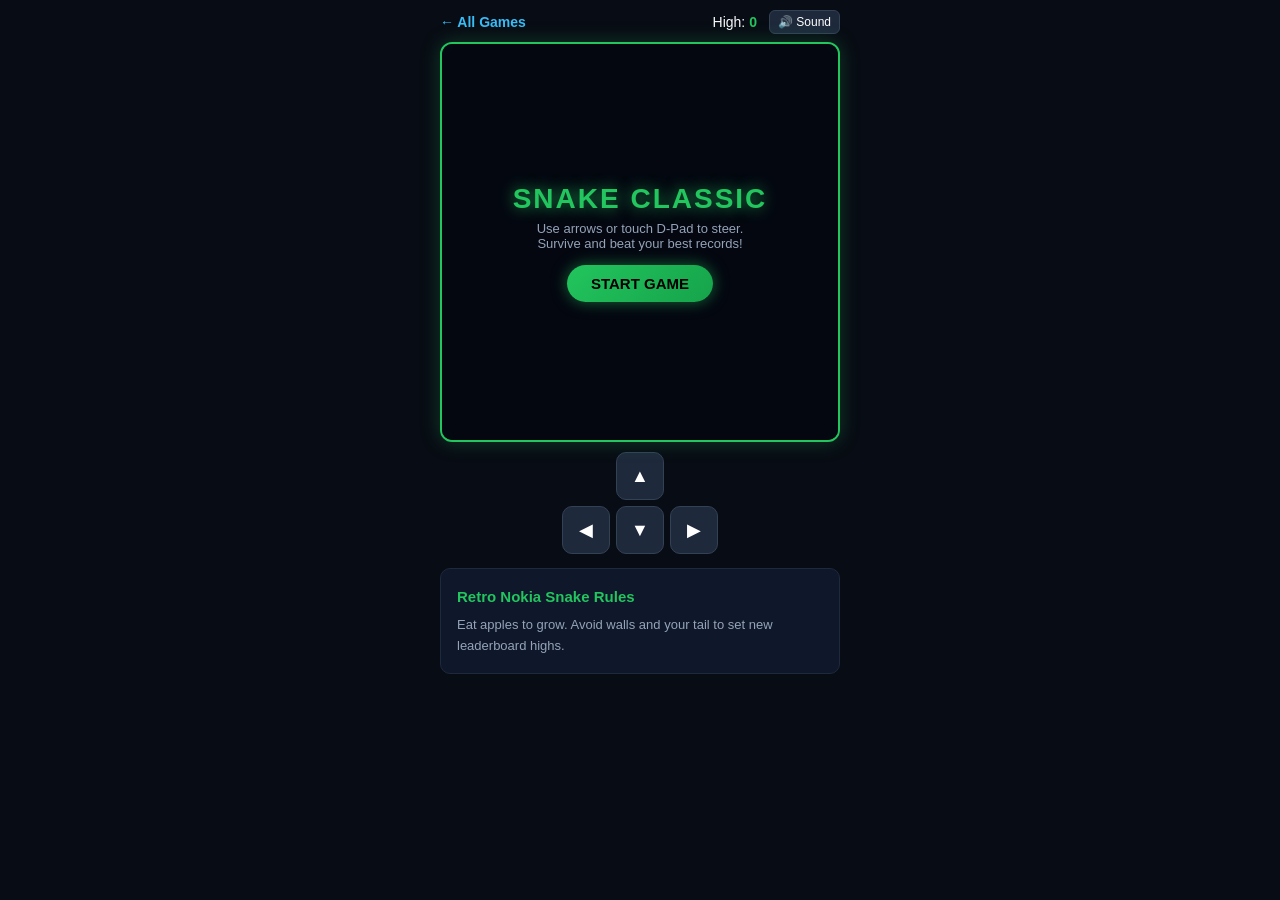
<file: games/snake.html>
<!DOCTYPE html>
<html lang="en">
<head>
         <!-- Google tag (gtag.js) -->
<script async src="https://www.googletagmanager.com/gtag/js?id=G-RREZ65H1SB"></script>
<script>
  window.dataLayer = window.dataLayer || [];
  function gtag(){dataLayer.push(arguments);}
  gtag('js', new Date());

  gtag('config', 'G-RREZ65H1SB');
</script>
    <meta charset="UTF-8">
    <meta name="viewport" content="width=device-width, initial-scale=1.0, maximum-scale=1.0, user-scalable=no">
    <title>Play Snake Classic Online - Free Retro 90s Arcade Game</title>
    <meta name="description" content="Play classic retro snake online for free. Eat apples, grow longer, and compete on the Top 5 leaderboard.">
    <link rel="canonical" href="https://mini-game-arcade-three.vercel.app/games/snake.html">

    <style>
        * { box-sizing: border-box; margin: 0; padding: 0; user-select: none; }
        body {
            background: #080c14;
            color: #f8fafc;
            font-family: -apple-system, BlinkMacSystemFont, "Segoe UI", Roboto, sans-serif;
            display: flex;
            flex-direction: column;
            align-items: center;
            min-height: 100vh;
            padding: 10px;
        }
        header {
            width: 100%;
            max-width: 400px;
            display: flex;
            justify-content: space-between;
            align-items: center;
            margin-bottom: 8px;
            font-size: 14px;
        }
        .home-link { color: #38bdf8; text-decoration: none; font-weight: 600; }
        .stats-bar { display: flex; gap: 12px; align-items: center; }
        .sound-btn {
            background: #1e293b;
            border: 1px solid #334155;
            color: #fff;
            padding: 4px 8px;
            border-radius: 6px;
            cursor: pointer;
            font-size: 12px;
        }
        #game-container {
            position: relative;
            width: 100%;
            max-width: 400px;
            height: 400px;
            background: #050811;
            border: 2px solid #22c55e;
            box-shadow: 0 0 20px rgba(34, 197, 94, 0.25);
            border-radius: 12px;
            overflow: hidden;
        }
        canvas { display: block; width: 100%; height: 100%; }
        .overlay {
            position: absolute;
            inset: 0;
            background: rgba(5, 8, 17, 0.92);
            display: flex;
            flex-direction: column;
            align-items: center;
            justify-content: center;
            text-align: center;
            padding: 16px;
            backdrop-filter: blur(4px);
            z-index: 10;
        }
        .overlay.hidden { display: none; }
        .neon-title {
            font-size: 28px;
            font-weight: 900;
            color: #22c55e;
            text-shadow: 0 0 15px rgba(34, 197, 94, 0.8);
            letter-spacing: 2px;
            margin-bottom: 6px;
        }
        .leaderboard-box {
            background: rgba(15, 23, 42, 0.85);
            border: 1px solid #1e293b;
            border-radius: 8px;
            padding: 8px 14px;
            width: 100%;
            max-width: 250px;
            margin-bottom: 12px;
            text-align: left;
        }
        .lb-title {
            font-size: 11px;
            font-weight: 800;
            color: #22c55e;
            letter-spacing: 1px;
            margin-bottom: 4px;
        }
        #leaderboard-list {
            padding-left: 20px;
            font-size: 12px;
            color: #cbd5e1;
            line-height: 1.4;
        }
        .play-btn {
            background: linear-gradient(135deg, #22c55e, #16a34a);
            border: none;
            color: #000;
            font-weight: 800;
            padding: 10px 24px;
            font-size: 15px;
            border-radius: 30px;
            cursor: pointer;
            box-shadow: 0 0 15px rgba(34, 197, 94, 0.5);
        }
        .mobile-dpad {
            display: grid;
            grid-template-columns: repeat(3, 48px);
            gap: 6px;
            margin-top: 10px;
        }
        .dpad-btn {
            background: #1e293b;
            border: 1px solid #334155;
            color: #fff;
            height: 48px;
            border-radius: 10px;
            font-size: 18px;
            display: flex;
            align-items: center;
            justify-content: center;
            cursor: pointer;
        }
        .share-btn {
            margin-top: 8px;
            background: #25d366;
            color: #fff;
            padding: 6px 16px;
            border-radius: 20px;
            font-size: 12px;
            font-weight: bold;
            text-decoration: none;
        }
        .seo-box {
            width: 100%;
            max-width: 400px;
            background: #0f172a;
            border: 1px solid #1e293b;
            border-radius: 10px;
            padding: 16px;
            margin-top: 14px;
            font-size: 13px;
            line-height: 1.6;
            color: #94a3b8;
        }
        .seo-box h2 { font-size: 15px; color: #22c55e; margin-bottom: 6px; }
    </style>
</head>
<body>

    <header>
        <a href="/" class="home-link">← All Games</a>
        <div class="stats-bar">
            <span>High: <strong id="high-score-val" style="color:#22c55e">0</strong></span>
            <button id="sound-toggle" class="sound-btn">🔊 Sound</button>
        </div>
    </header>

    <div id="game-container">
        <canvas id="gameCanvas" width="400" height="400"></canvas>

        <div id="start-screen" class="overlay">
            <h1 class="neon-title">SNAKE CLASSIC</h1>
            <p style="color: #94a3b8; font-size: 13px; margin-bottom: 14px;">Use arrows or touch D-Pad to steer.<br>Survive and beat your best records!</p>
            <button id="start-btn" class="play-btn">START GAME</button>
        </div>

        <div id="gameover-screen" class="overlay hidden">
            <h2 class="neon-title" style="color: #ef4444;">GAME OVER</h2>
            <p style="color: #94a3b8; font-size: 13px; margin-bottom: 12px;">Score: <strong id="final-score" style="color: #22c55e; font-size: 18px;">0</strong></p>

            <div class="leaderboard-box">
                <div class="lb-title">🏆 TOP 5 SCORES</div>
                <ol id="leaderboard-list"></ol>
            </div>

            <button id="restart-btn" class="play-btn">PLAY AGAIN</button>
            <a id="whatsapp-share" class="share-btn" target="_blank" href="#">Share on WhatsApp</a>
        </div>
    </div>

    <div class="mobile-dpad">
        <div></div>
        <button class="dpad-btn" onclick="setDir('UP')">▲</button>
        <div></div>
        <button class="dpad-btn" onclick="setDir('LEFT')">◀</button>
        <button class="dpad-btn" onclick="setDir('DOWN')">▼</button>
        <button class="dpad-btn" onclick="setDir('RIGHT')">▶</button>
    </div>

    <article class="seo-box">
        <h2>Retro Nokia Snake Rules</h2>
        <p>Eat apples to grow. Avoid walls and your tail to set new leaderboard highs.</p>
    </article>

    <script>
        const canvas = document.getElementById('gameCanvas');
        const ctx = canvas.getContext('2d');
        const startScreen = document.getElementById('start-screen');
        const gameoverScreen = document.getElementById('gameover-screen');
        const startBtn = document.getElementById('start-btn');
        const restartBtn = document.getElementById('restart-btn');
        const finalScoreEl = document.getElementById('final-score');
        const highScoreEl = document.getElementById('high-score-val');
        const soundBtn = document.getElementById('sound-toggle');
        const whatsappBtn = document.getElementById('whatsapp-share');

        let audioCtx = null;
        let soundEnabled = true;

        function initAudio() {
            if (!audioCtx) {
                const AudioClass = window.AudioContext || window.webkitAudioContext;
                audioCtx = new AudioClass();
            }
            if (audioCtx.state === 'suspended') audioCtx.resume();
        }

        function playSound(freq, duration = 0.08) {
            if (!soundEnabled || !audioCtx) return;
            try {
                const osc = audioCtx.createOscillator();
                const gain = audioCtx.createGain();
                osc.type = 'square';
                osc.frequency.setValueAtTime(freq, audioCtx.currentTime);
                gain.gain.setValueAtTime(0.08, audioCtx.currentTime);
                gain.gain.linearRampToValueAtTime(0.01, audioCtx.currentTime + duration);
                osc.connect(gain);
                gain.connect(audioCtx.destination);
                osc.start();
                osc.stop(audioCtx.currentTime + duration);
            } catch(e){}
        }

        soundBtn.addEventListener('click', (e) => {
            e.stopPropagation();
            soundEnabled = !soundEnabled;
            soundBtn.textContent = soundEnabled ? '🔊 Sound' : '🔇 Muted';
        });

        // Top 5 Leaderboard
        function updateLeaderboard(newScore) {
            let scores = JSON.parse(localStorage.getItem('snake_top5') || '[]');
            if (newScore > 0) {
                scores.push(newScore);
                scores.sort((a, b) => b - a);
                scores = scores.slice(0, 5);
                localStorage.setItem('snake_top5', JSON.stringify(scores));
            }
            const list = document.getElementById('leaderboard-list');
            list.innerHTML = scores.length
                ? scores.map((s) => `<li><span style="color:#22c55e">${s} pts</span></li>`).join('')
                : '<li>No scores yet</li>';
        }

        const gridSize = 20;
        const tileCount = 20;
        let snake = [{ x: 10, y: 10 }];
        let food = { x: 5, y: 5 };
        let dx = 0, dy = 0;
        let nextDx = 0, nextDy = 0;
        let isRunning = false;
        let gameInterval = null;
        let score = 0;
        let highScore = parseInt(localStorage.getItem('snake_high') || '0', 10);
        highScoreEl.textContent = highScore;

        function placeFood() {
            food.x = Math.floor(Math.random() * tileCount);
            food.y = Math.floor(Math.random() * tileCount);
        }

        function setDir(dir) {
            if (!isRunning) return;
            if (dir === 'UP' && dy === 0) { nextDx = 0; nextDy = -1; }
            if (dir === 'DOWN' && dy === 0) { nextDx = 0; nextDy = 1; }
            if (dir === 'LEFT' && dx === 0) { nextDx = -1; nextDy = 0; }
            if (dir === 'RIGHT' && dx === 0) { nextDx = 1; nextDy = 0; }
        }

        function resetGame() {
            snake = [{ x: 10, y: 10 }, { x: 10, y: 11 }];
            dx = 0; dy = -1;
            nextDx = 0; nextDy = -1;
            score = 0;
            placeFood();
            startScreen.classList.add('hidden');
            gameoverScreen.classList.add('hidden');
            isRunning = true;
            initAudio();
            clearInterval(gameInterval);
            gameInterval = setInterval(gameStep, 100);
        }

        function triggerGameOver() {
            isRunning = false;
            clearInterval(gameInterval);
            playSound(120, 0.3);
            if (score > highScore) {
                highScore = score;
                localStorage.setItem('snake_high', highScore);
                highScoreEl.textContent = highScore;
            }
            finalScoreEl.textContent = score;
            updateLeaderboard(score);

            const text = encodeURIComponent(`🐍 I scored ${score} in Snake Classic! Beat it: https://mini-game-arcade-three.vercel.app/games/snake.html`);
            whatsappBtn.href = `https://api.whatsapp.com/send?text=${text}`;
            gameoverScreen.classList.remove('hidden');
        }

        function gameStep() {
            dx = nextDx;
            dy = nextDy;
            const head = { x: snake[0].x + dx, y: snake[0].y + dy };

            if (head.x < 0 || head.x >= tileCount || head.y < 0 || head.y >= tileCount) {
                triggerGameOver();
                return;
            }

            for (let i = 0; i < snake.length; i++) {
                if (snake[i].x === head.x && snake[i].y === head.y) {
                    triggerGameOver();
                    return;
                }
            }

            snake.unshift(head);

            if (head.x === food.x && head.y === food.y) {
                score += 10;
                playSound(580, 0.08);
                placeFood();
            } else {
                snake.pop();
            }

            ctx.fillStyle = '#050811';
            ctx.fillRect(0, 0, canvas.width, canvas.height);

            ctx.fillStyle = '#ef4444';
            ctx.shadowBlur = 10;
            ctx.shadowColor = '#ef4444';
            ctx.fillRect(food.x * gridSize + 2, food.y * gridSize + 2, gridSize - 4, gridSize - 4);

            ctx.shadowColor = '#22c55e';
            for (let i = 0; i < snake.length; i++) {
                ctx.fillStyle = i === 0 ? '#4ade80' : '#16a34a';
                ctx.fillRect(snake[i].x * gridSize + 1, snake[i].y * gridSize + 1, gridSize - 2, gridSize - 2);
            }

            ctx.shadowBlur = 0;
            ctx.fillStyle = '#fff';
            ctx.font = 'bold 16px sans-serif';
            ctx.fillText(`SCORE: ${score}`, 12, 24);
        }

        startBtn.addEventListener('click', resetGame);
        restartBtn.addEventListener('click', resetGame);

        window.addEventListener('keydown', (e) => {
            if (e.key === 'ArrowUp') setDir('UP');
            if (e.key === 'ArrowDown') setDir('DOWN');
            if (e.key === 'ArrowLeft') setDir('LEFT');
            if (e.key === 'ArrowRight') setDir('RIGHT');
            if (e.code === 'Space' && !isRunning) resetGame();
        });
    </script>
</body>
</html>
</file>
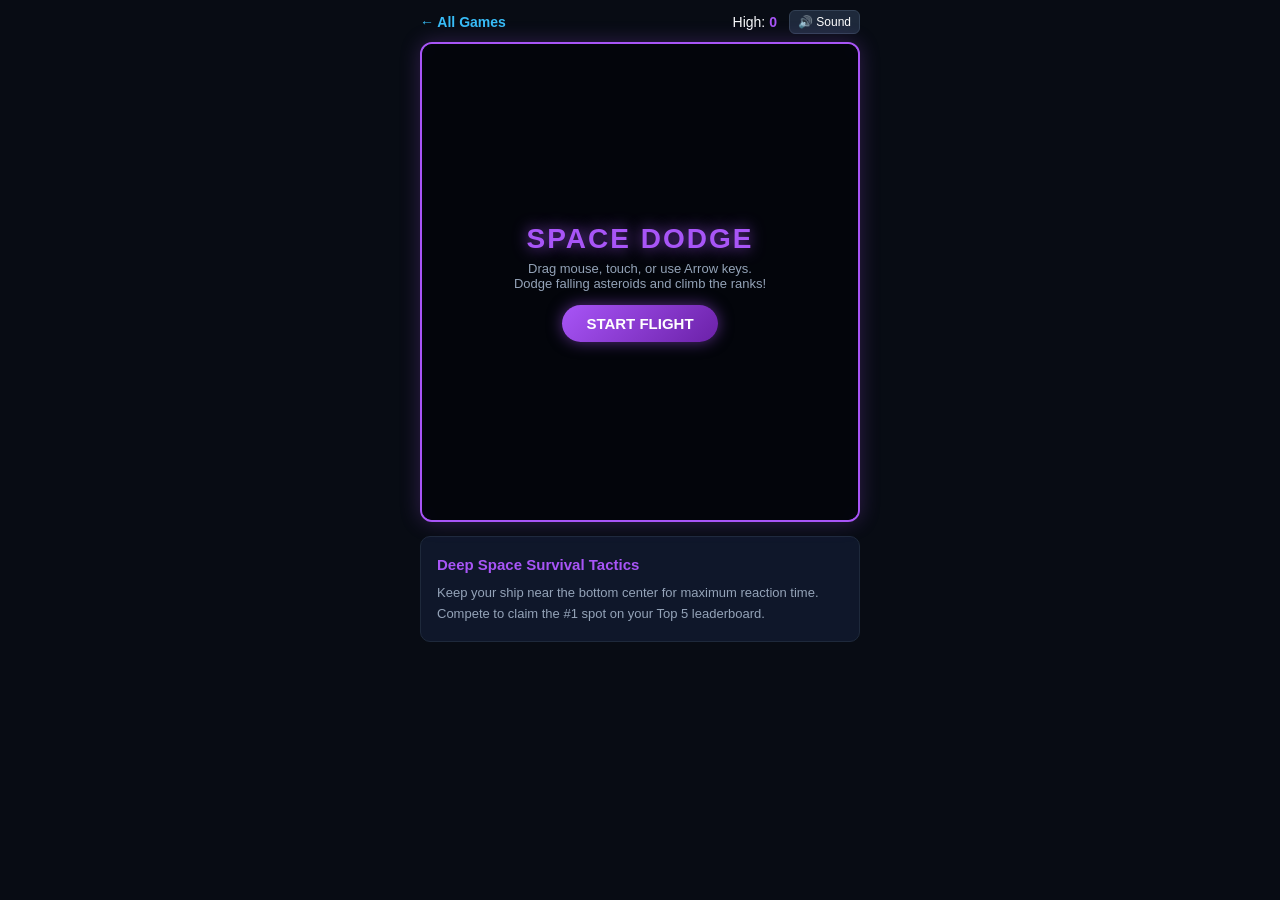
<file: games/space-dodge.html>
<!DOCTYPE html>
<html lang="en">
<head>
        <!-- Google tag (gtag.js) -->
<script async src="https://www.googletagmanager.com/gtag/js?id=G-RREZ65H1SB"></script>
<script>
  window.dataLayer = window.dataLayer || [];
  function gtag(){dataLayer.push(arguments);}
  gtag('js', new Date());

  gtag('config', 'G-RREZ65H1SB');
</script>
    <meta charset="UTF-8">
    <meta name="viewport" content="width=device-width, initial-scale=1.0, maximum-scale=1.0, user-scalable=no">
    <title>Play Space Dodge Online - Free Sci-Fi Asteroid Arcade</title>
    <meta name="description" content="Play Space Dodge online for free. Pilot your starship through infinite waves of accelerating asteroids and compete on the Top 5 leaderboard.">
    <link rel="canonical" href="https://mini-game-arcade-three.vercel.app/games/space-dodge.html">

    <style>
        * { box-sizing: border-box; margin: 0; padding: 0; user-select: none; -webkit-user-select: none; }
        body {
            background: #080c14;
            color: #f8fafc;
            font-family: -apple-system, BlinkMacSystemFont, "Segoe UI", Roboto, sans-serif;
            display: flex;
            flex-direction: column;
            align-items: center;
            min-height: 100vh;
            padding: 10px;
            touch-action: none;
        }
        header {
            width: 100%;
            max-width: 440px;
            display: flex;
            justify-content: space-between;
            align-items: center;
            margin-bottom: 8px;
            font-size: 14px;
        }
        .home-link { color: #38bdf8; text-decoration: none; font-weight: 600; }
        .stats-bar { display: flex; gap: 12px; align-items: center; }
        .sound-btn {
            background: #1e293b;
            border: 1px solid #334155;
            color: #fff;
            padding: 4px 8px;
            border-radius: 6px;
            cursor: pointer;
            font-size: 12px;
        }
        #game-container {
            position: relative;
            width: 100%;
            max-width: 440px;
            height: 480px;
            background: #04060c;
            border: 2px solid #a855f7;
            box-shadow: 0 0 20px rgba(168, 85, 247, 0.25);
            border-radius: 12px;
            overflow: hidden;
            cursor: crosshair;
        }
        canvas { display: block; width: 100%; height: 100%; }
        .overlay {
            position: absolute;
            inset: 0;
            background: rgba(4, 6, 12, 0.92);
            display: flex;
            flex-direction: column;
            align-items: center;
            justify-content: center;
            text-align: center;
            padding: 16px;
            backdrop-filter: blur(4px);
            z-index: 10;
        }
        .overlay.hidden { display: none; }
        .neon-title {
            font-size: 28px;
            font-weight: 900;
            color: #a855f7;
            text-shadow: 0 0 15px rgba(168, 85, 247, 0.8);
            letter-spacing: 2px;
            margin-bottom: 6px;
        }
        .leaderboard-box {
            background: rgba(15, 23, 42, 0.85);
            border: 1px solid #1e293b;
            border-radius: 8px;
            padding: 8px 14px;
            width: 100%;
            max-width: 250px;
            margin-bottom: 12px;
            text-align: left;
        }
        .lb-title {
            font-size: 11px;
            font-weight: 800;
            color: #a855f7;
            letter-spacing: 1px;
            margin-bottom: 4px;
        }
        #leaderboard-list {
            padding-left: 20px;
            font-size: 12px;
            color: #cbd5e1;
            line-height: 1.4;
        }
        .play-btn {
            background: linear-gradient(135deg, #a855f7, #6b21a8);
            border: none;
            color: #fff;
            font-weight: 800;
            padding: 10px 24px;
            font-size: 15px;
            border-radius: 30px;
            cursor: pointer;
            box-shadow: 0 0 15px rgba(168, 85, 247, 0.5);
        }
        .share-btn {
            margin-top: 8px;
            background: #25d366;
            color: #fff;
            padding: 6px 16px;
            border-radius: 20px;
            font-size: 12px;
            font-weight: bold;
            text-decoration: none;
        }
        .seo-box {
            width: 100%;
            max-width: 440px;
            background: #0f172a;
            border: 1px solid #1e293b;
            border-radius: 10px;
            padding: 16px;
            margin-top: 14px;
            font-size: 13px;
            line-height: 1.6;
            color: #94a3b8;
        }
        .seo-box h2 { font-size: 15px; color: #a855f7; margin-bottom: 6px; }
    </style>
</head>
<body>

    <header>
        <a href="/" class="home-link">← All Games</a>
        <div class="stats-bar">
            <span>High: <strong id="high-score-val" style="color:#a855f7">0</strong></span>
            <button id="sound-toggle" class="sound-btn">🔊 Sound</button>
        </div>
    </header>

    <div id="game-container">
        <canvas id="gameCanvas" width="440" height="480"></canvas>

        <div id="start-screen" class="overlay">
            <h1 class="neon-title">SPACE DODGE</h1>
            <p style="color: #94a3b8; font-size: 13px; margin-bottom: 14px;">Drag mouse, touch, or use Arrow keys.<br>Dodge falling asteroids and climb the ranks!</p>
            <button id="start-btn" class="play-btn">START FLIGHT</button>
        </div>

        <div id="gameover-screen" class="overlay hidden">
            <h2 class="neon-title" style="color: #ef4444;">SHIP DESTROYED</h2>
            <p style="color: #94a3b8; font-size: 13px; margin-bottom: 12px;">Distance Traveled: <strong id="final-score" style="color: #a855f7; font-size: 18px;">0</strong> km</p>

            <div class="leaderboard-box">
                <div class="lb-title">🏆 TOP 5 SCORES</div>
                <ol id="leaderboard-list"></ol>
            </div>

            <button id="restart-btn" class="play-btn">LAUNCH AGAIN</button>
            <a id="whatsapp-share" class="share-btn" target="_blank" href="#">Share on WhatsApp</a>
        </div>
    </div>

    <article class="seo-box">
        <h2>Deep Space Survival Tactics</h2>
        <p>Keep your ship near the bottom center for maximum reaction time. Compete to claim the #1 spot on your Top 5 leaderboard.</p>
    </article>

    <script>
        const canvas = document.getElementById('gameCanvas');
        const ctx = canvas.getContext('2d');
        const startScreen = document.getElementById('start-screen');
        const gameoverScreen = document.getElementById('gameover-screen');
        const startBtn = document.getElementById('start-btn');
        const restartBtn = document.getElementById('restart-btn');
        const finalScoreEl = document.getElementById('final-score');
        const highScoreEl = document.getElementById('high-score-val');
        const soundBtn = document.getElementById('sound-toggle');
        const whatsappBtn = document.getElementById('whatsapp-share');

        let audioCtx = null;
        let soundEnabled = true;

        function initAudio() {
            if (!audioCtx) {
                const AudioClass = window.AudioContext || window.webkitAudioContext;
                audioCtx = new AudioClass();
            }
            if (audioCtx.state === 'suspended') audioCtx.resume();
        }

        function playSound(freq, duration = 0.08, type = 'sine') {
            if (!soundEnabled || !audioCtx) return;
            try {
                const osc = audioCtx.createOscillator();
                const gain = audioCtx.createGain();
                osc.type = type;
                osc.frequency.setValueAtTime(freq, audioCtx.currentTime);
                gain.gain.setValueAtTime(0.09, audioCtx.currentTime);
                gain.gain.linearRampToValueAtTime(0.01, audioCtx.currentTime + duration);
                osc.connect(gain);
                gain.connect(audioCtx.destination);
                osc.start();
                osc.stop(audioCtx.currentTime + duration);
            } catch(e){}
        }

        soundBtn.addEventListener('click', (e) => {
            e.stopPropagation();
            soundEnabled = !soundEnabled;
            soundBtn.textContent = soundEnabled ? '🔊 Sound' : '🔇 Muted';
        });

        // Top 5 Leaderboard
        function updateLeaderboard(newScore) {
            let scores = JSON.parse(localStorage.getItem('space_dodge_top5') || '[]');
            if (newScore > 0) {
                scores.push(newScore);
                scores.sort((a, b) => b - a);
                scores = scores.slice(0, 5);
                localStorage.setItem('space_dodge_top5', JSON.stringify(scores));
            }
            const list = document.getElementById('leaderboard-list');
            list.innerHTML = scores.length
                ? scores.map((s) => `<li><span style="color:#a855f7">${s} km</span></li>`).join('')
                : '<li>No scores yet</li>';
        }

        let isRunning = false;
        let score = 0;
        let highScore = parseInt(localStorage.getItem('space_dodge_high') || '0', 10);
        highScoreEl.textContent = highScore;

        const ship = { x: 205, y: 410, w: 30, h: 36, speed: 7 };
        let asteroids = [];
        let stars = [];
        let particles = [];
        let spawnTimer = 0;
        let leftPressed = false;
        let rightPressed = false;

        for (let i = 0; i < 45; i++) {
            stars.push({
                x: Math.random() * 440,
                y: Math.random() * 480,
                r: Math.random() * 1.5 + 0.5,
                vy: Math.random() * 2 + 1
            });
        }

        function spawnAsteroid() {
            const level = Math.floor(score / 100) + 1;
            const r = Math.random() * 14 + 12;
            asteroids.push({
                x: Math.random() * (canvas.width - r * 2) + r,
                y: -30,
                r: r,
                vy: Math.random() * 2.5 + 3.0 + Math.min(level * 0.4, 6)
            });
        }

        function spawnExplosion(x, y) {
            for (let i = 0; i < 20; i++) {
                particles.push({
                    x: x, y: y,
                    vx: (Math.random() - 0.5) * 8,
                    vy: (Math.random() - 0.5) * 8,
                    life: 1.0,
                    size: Math.random() * 4 + 2
                });
            }
        }

        function triggerGameOver() {
            isRunning = false;
            playSound(110, 0.4, 'sawtooth');
            spawnExplosion(ship.x + ship.w / 2, ship.y + ship.h / 2);

            if (score > highScore) {
                highScore = score;
                localStorage.setItem('space_dodge_high', highScore);
                highScoreEl.textContent = highScore;
            }
            finalScoreEl.textContent = score;
            updateLeaderboard(score);

            const text = encodeURIComponent(`🚀 I dodged asteroids for ${score}km in Space Dodge! Beat my score: https://mini-game-arcade-three.vercel.app/games/space-dodge.html`);
            whatsappBtn.href = `https://api.whatsapp.com/send?text=${text}`;
            gameoverScreen.classList.remove('hidden');
        }

        function resetGame() {
            score = 0;
            ship.x = 205;
            asteroids = [];
            particles = [];
            spawnTimer = 0;
            startScreen.classList.add('hidden');
            gameoverScreen.classList.add('hidden');
            isRunning = true;
            initAudio();
            playSound(440, 0.1, 'triangle');
            loop();
        }

        function loop() {
            if (!isRunning) return;

            score++;

            if (leftPressed && ship.x > 5) ship.x -= ship.speed;
            if (rightPressed && ship.x < canvas.width - ship.w - 5) ship.x += ship.speed;

            spawnTimer++;
            const interval = Math.max(22, 45 - Math.floor(score / 120));
            if (spawnTimer >= interval) {
                spawnAsteroid();
                spawnTimer = 0;
            }

            for (let i = asteroids.length - 1; i >= 0; i--) {
                const ast = asteroids[i];
                ast.y += ast.vy;

                const closestX = Math.max(ship.x, Math.min(ast.x, ship.x + ship.w));
                const closestY = Math.max(ship.y, Math.min(ast.y, ship.y + ship.h));
                const dist = Math.hypot(ast.x - closestX, ast.y - closestY);

                if (dist < ast.r - 2) {
                    triggerGameOver();
                    return;
                }

                if (ast.y > canvas.height + 40) asteroids.splice(i, 1);
            }

            ctx.fillStyle = '#04060c';
            ctx.fillRect(0, 0, canvas.width, canvas.height);

            ctx.fillStyle = '#ffffff';
            for (let st of stars) {
                st.y += st.vy;
                if (st.y > canvas.height) st.y = 0;
                ctx.beginPath();
                ctx.arc(st.x, st.y, st.r, 0, Math.PI * 2);
                ctx.fill();
            }

            for (let ast of asteroids) {
                ctx.fillStyle = '#ef4444';
                ctx.shadowBlur = 12;
                ctx.shadowColor = '#ef4444';
                ctx.beginPath();
                ctx.arc(ast.x, ast.y, ast.r, 0, Math.PI * 2);
                ctx.fill();
            }

            ctx.shadowBlur = 14;
            ctx.shadowColor = '#a855f7';
            ctx.fillStyle = '#a855f7';
            ctx.beginPath();
            ctx.moveTo(ship.x + ship.w / 2, ship.y);
            ctx.lineTo(ship.x + ship.w, ship.y + ship.h);
            ctx.lineTo(ship.x + ship.w / 2, ship.y + ship.h - 8);
            ctx.lineTo(ship.x, ship.y + ship.h);
            ctx.closePath();
            ctx.fill();

            ctx.fillStyle = '#38bdf8';
            ctx.beginPath();
            ctx.moveTo(ship.x + ship.w / 2 - 4, ship.y + ship.h - 5);
            ctx.lineTo(ship.x + ship.w / 2 + 4, ship.y + ship.h - 5);
            ctx.lineTo(ship.x + ship.w / 2, ship.y + ship.h + Math.random() * 8 + 4);
            ctx.fill();
            ctx.shadowBlur = 0;

            ctx.fillStyle = '#ffffff';
            ctx.font = 'bold 15px sans-serif';
            ctx.fillText(`${score} KM`, 14, 26);

            requestAnimationFrame(loop);
        }

        function moveShip(clientX) {
            const rect = canvas.getBoundingClientRect();
            const x = (clientX - rect.left) * (canvas.width / rect.width);
            ship.x = Math.max(5, Math.min(canvas.width - ship.w - 5, x - ship.w / 2));
        }

        canvas.addEventListener('mousemove', (e) => { if (isRunning) moveShip(e.clientX); });
        canvas.addEventListener('touchmove', (e) => {
            if (isRunning && e.touches[0]) moveShip(e.touches[0].clientX);
        }, { passive: true });

        window.addEventListener('keydown', (e) => {
            if (e.key === 'ArrowLeft' || e.key === 'a') leftPressed = true;
            if (e.key === 'ArrowRight' || e.key === 'd') rightPressed = true;
            if (e.code === 'Space' && !isRunning) resetGame();
        });
        window.addEventListener('keyup', (e) => {
            if (e.key === 'ArrowLeft' || e.key === 'a') leftPressed = false;
            if (e.key === 'ArrowRight' || e.key === 'd') rightPressed = false;
        });

        startBtn.addEventListener('click', resetGame);
        restartBtn.addEventListener('click', resetGame);
    </script>
</body>
</html>
</file>
<file: styles.css>
@import url('https://fonts.googleapis.com/css2?family=Outfit:wght@400;600;800;900&display=swap');

:root {
    --bg-dark: #0a0e17;
    --card-bg: rgba(26, 32, 53, 0.7);
    --card-border: rgba(56, 189, 248, 0.15);
    --primary: #38bdf8;
    --primary-glow: rgba(56, 189, 248, 0.35);
    --accent: #ec4899;
    --accent-glow: rgba(236, 72, 153, 0.4);
    --text-main: #f8fafc;
    --text-muted: #94a3b8;
}

* {
    margin: 0;
    padding: 0;
    box-sizing: border-box;
    font-family: 'Outfit', sans-serif;
}

body {
    background-color: var(--bg-dark);
    color: var(--text-main);
    min-height: 100vh;
    display: flex;
    flex-direction: column;
    overflow-x: hidden;
    background-image: 
        radial-gradient(circle at 15% 15%, rgba(56, 189, 248, 0.12) 0%, transparent 40%),
        radial-gradient(circle at 85% 80%, rgba(236, 72, 153, 0.1) 0%, transparent 40%);
}

.container {
    width: 100%;
    max-width: 1200px;
    margin: 0 auto;
    padding: 0 20px;
}

/* Navbar */
header {
    background: rgba(10, 14, 23, 0.8);
    backdrop-filter: blur(16px);
    -webkit-backdrop-filter: blur(16px);
    border-bottom: 1px solid rgba(255, 255, 255, 0.08);
    position: sticky;
    top: 0;
    z-index: 100;
}

.navbar {
    display: flex;
    justify-content: space-between;
    align-items: center;
    height: 70px;
}

.logo {
    font-size: 24px;
    font-weight: 900;
    letter-spacing: 1px;
    background: linear-gradient(135deg, #38bdf8, #818cf8, #ec4899);
    -webkit-background-clip: text;
    -webkit-text-fill-color: transparent;
    display: flex;
    align-items: center;
    gap: 8px;
}

nav {
    display: flex;
    gap: 20px;
}

nav a {
    color: var(--text-muted);
    text-decoration: none;
    font-weight: 600;
    font-size: 15px;
    transition: all 0.25s ease;
    padding: 6px 12px;
    border-radius: 8px;
}

nav a:hover, nav a.active {
    color: #fff;
    background: rgba(56, 189, 248, 0.1);
}

/* Hero Banner */
.hero {
    text-align: center;
    padding: 60px 20px 40px;
}

.hero-badge {
    display: inline-block;
    padding: 6px 16px;
    background: rgba(56, 189, 248, 0.12);
    border: 1px solid rgba(56, 189, 248, 0.3);
    border-radius: 30px;
    color: var(--primary);
    font-size: 13px;
    font-weight: 700;
    letter-spacing: 1px;
    text-transform: uppercase;
    margin-bottom: 18px;
}

.hero h2 {
    font-size: clamp(32px, 5vw, 54px);
    font-weight: 900;
    line-height: 1.15;
    margin-bottom: 16px;
    background: linear-gradient(180deg, #ffffff 0%, #cbd5e1 100%);
    -webkit-background-clip: text;
    -webkit-text-fill-color: transparent;
}

.hero p {
    font-size: clamp(15px, 2vw, 18px);
    color: var(--text-muted);
    max-width: 600px;
    margin: 0 auto;
    line-height: 1.6;
}

/* Game Grid */
.game-grid {
    display: grid;
    grid-template-columns: repeat(auto-fit, minmax(280px, 1fr));
    gap: 28px;
    padding: 20px 0 60px;
}

/* Cards (Glassmorphism & Neon Hover) */
.game-card {
    background: var(--card-bg);
    backdrop-filter: blur(12px);
    -webkit-backdrop-filter: blur(12px);
    border: 1px solid var(--card-border);
    border-radius: 20px;
    padding: 28px 24px;
    display: flex;
    flex-direction: column;
    align-items: center;
    text-align: center;
    position: relative;
    overflow: hidden;
    transition: all 0.35s cubic-bezier(0.4, 0, 0.2, 1);
    box-shadow: 0 10px 25px -5px rgba(0, 0, 0, 0.5);
}

.game-card::before {
    content: '';
    position: absolute;
    top: 0;
    left: 0;
    right: 0;
    height: 3px;
    background: linear-gradient(90deg, transparent, var(--primary), transparent);
    opacity: 0;
    transition: opacity 0.35s;
}

.game-card:hover {
    transform: translateY(-8px);
    border-color: rgba(56, 189, 248, 0.5);
    box-shadow: 0 20px 35px -10px var(--primary-glow);
}

.game-card:hover::before {
    opacity: 1;
}

/* Badge (Hot / New) */
.card-badge {
    position: absolute;
    top: 14px;
    right: 14px;
    background: linear-gradient(135deg, #f43f5e, #e11d48);
    color: #fff;
    font-size: 11px;
    font-weight: 800;
    padding: 4px 10px;
    border-radius: 12px;
    text-transform: uppercase;
    box-shadow: 0 2px 8px rgba(244, 63, 94, 0.4);
}

/* Game Icon */
.game-thumb {
    width: 80px;
    height: 80px;
    border-radius: 20px;
    background: radial-gradient(circle at 30% 30%, rgba(56, 189, 248, 0.2), rgba(15, 23, 42, 0.8));
    border: 1px solid rgba(255, 255, 255, 0.1);
    display: flex;
    align-items: center;
    justify-content: center;
    font-size: 40px;
    margin-bottom: 20px;
    transition: transform 0.35s ease;
}

.game-card:hover .game-thumb {
    transform: scale(1.12) rotate(5deg);
}

.game-card h3 {
    font-size: 22px;
    font-weight: 800;
    margin-bottom: 10px;
    color: #fff;
}

.game-card p {
    font-size: 14px;
    color: var(--text-muted);
    line-height: 1.5;
    margin-bottom: 24px;
    flex-grow: 1;
}

/* Play Button */
.btn {
    width: 100%;
    padding: 13px 20px;
    background: linear-gradient(135deg, #0284c7 0%, #0369a1 100%);
    color: #ffffff;
    text-decoration: none;
    font-weight: 700;
    font-size: 15px;
    letter-spacing: 0.5px;
    border-radius: 12px;
    transition: all 0.25s ease;
    display: inline-block;
    border: 1px solid rgba(255, 255, 255, 0.15);
    box-shadow: 0 4px 15px rgba(2, 132, 199, 0.35);
}

.btn:hover {
    background: linear-gradient(135deg, #38bdf8 0%, #0284c7 100%);
    box-shadow: 0 6px 20px rgba(56, 189, 248, 0.55);
    transform: translateY(-2px);
    color: #04101e;
}

/* Footer */
footer {
    margin-top: auto;
    background: rgba(10, 14, 23, 0.95);
    border-top: 1px solid rgba(255, 255, 255, 0.06);
    padding: 30px 0;
}

.footer-content {
    display: flex;
    justify-content: space-between;
    align-items: center;
    flex-wrap: wrap;
    gap: 15px;
}

.footer-content p {
    color: var(--text-muted);
    font-size: 14px;
}

.footer-links a {
    color: var(--text-muted);
    text-decoration: none;
    font-size: 14px;
    margin-left: 20px;
    transition: color 0.2s;
}

.footer-links a:hover {
    color: var(--primary);
}

/* Mobile Optimizations */
@media (max-width: 650px) {
    .navbar {
        height: auto;
        padding: 15px 0;
        flex-direction: column;
        gap: 12px;
    }
    nav {
        gap: 10px;
        flex-wrap: wrap;
        justify-content: center;
    }
    .hero {
        padding: 40px 10px 25px;
    }
    .game-grid {
        grid-template-columns: 1fr;
        gap: 20px;
    }
    .footer-content {
        flex-direction: column;
        text-align: center;
    }
    .footer-links a {
        margin: 0 10px;
    }
}
</file>
